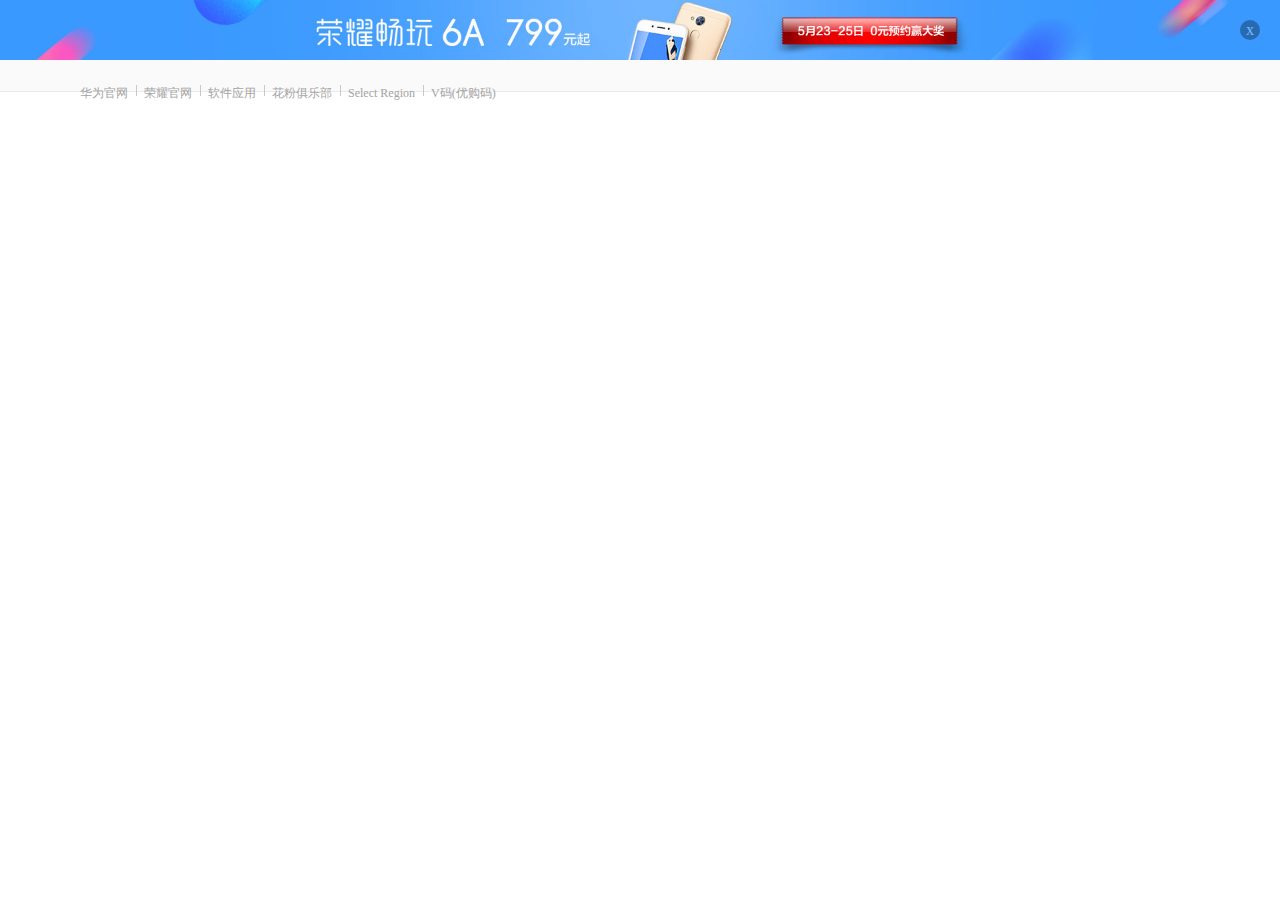
<file: index.html>
<!DOCTYPE html>
<html>
	<head>
		<meta charset="utf-8" />
		<title>华为商城</title>
		<script src="jquery-1.11.0.js" type="text/javascript" charset="utf-8"></script>
		<link rel="stylesheet" type="text/css" href="css/index.css"/>
		<link rel="icon" href="img/title_logo.jpg" type="image/x-icon">
		<script src="js/index.js" type="text/javascript" charset="utf-8"></script>
	</head>
	<body>
		<!--
        	作者：302701088@qq.com
        	时间：2017-05-24
        	描述：广告部分
        -->
        <div id="ad">
        	<a href="https://www.vmall.com/product/659208669.html#663626709"><img src="img/advertisment.jpg" / title="荣耀畅玩6A"></a>
        	<span>x</span>
        </div>
        <!--
        	作者：302701088@qq.com
        	时间：2017-05-24
        	描述：top部分
        -->
        <div id="top">
        	<div class="top-con">
        		<div class="tc-left">
        			<ul>
        				<li><a href="http://consumer.huawei.com/cn/" target="_blank">华为官网</a></li>
        				<li><a href="http://consumer.huawei.com/cn/" target="_blank">荣耀官网</a></li>
        				<li><a href="http://consumer.huawei.com/cn/" target="_blank">软件应用</a></li>
        				<li><a href="http://consumer.huawei.com/cn/" target="_blank">花粉俱乐部</a></li>
        				<li><a href="http://consumer.huawei.com/cn/" target="_blank">Select Region</a></li>
        				<li><a href="http://consumer.huawei.com/cn/" target="_blank">V码(优购码)</a></li>
        			</ul>
        		</div>
        		<div class="tc-right"></div>
        	</div>
        </div>
	</body>
</html>
</file>
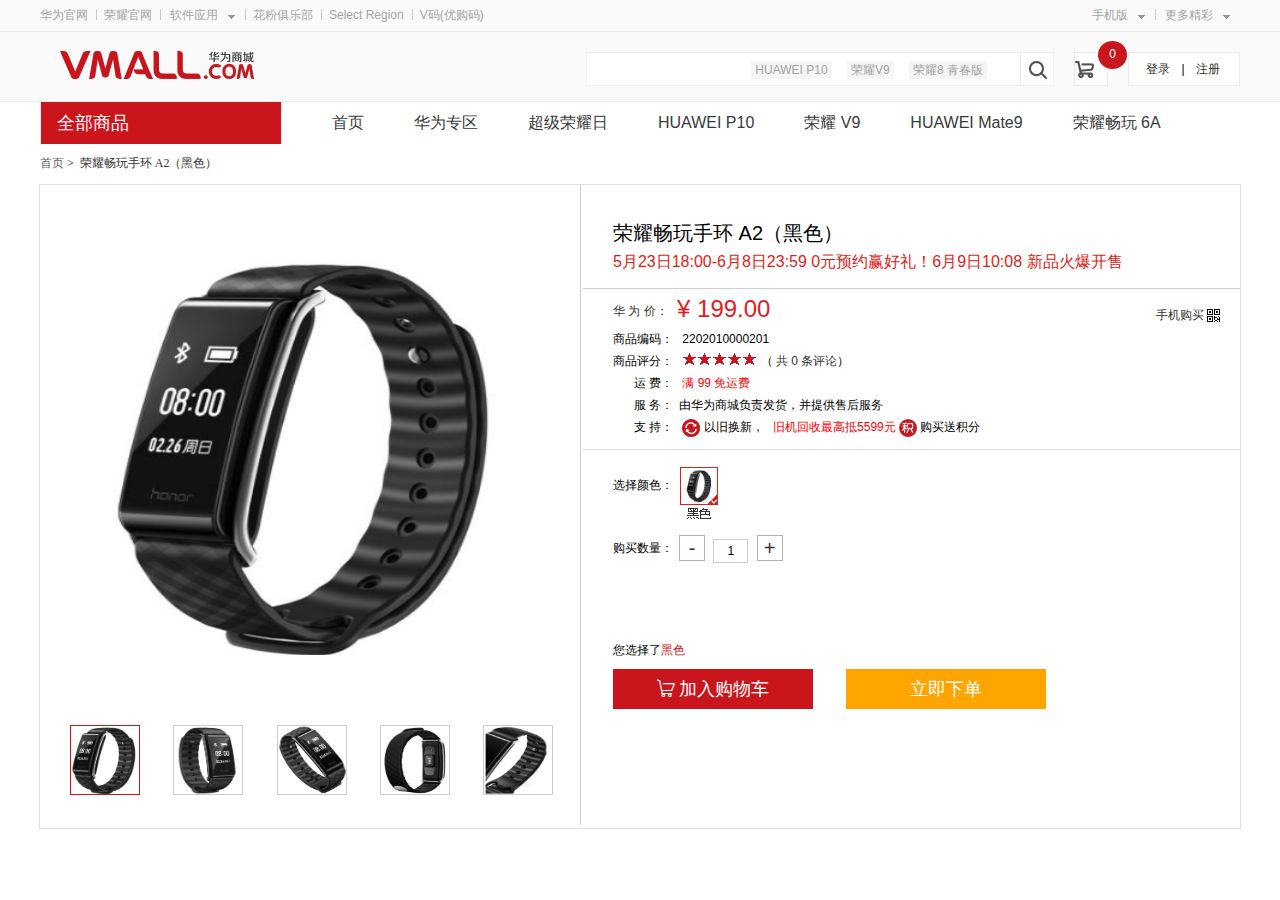
<file: detail.html>
<!DOCTYPE html>
<html>

	<head>
		<meta charset="UTF-8">
		<title>【荣耀畅玩手环 A2】_华为商城</title>
		<script type="text/javascript" src="jquery-1.11.0.js"></script>
		<script src="js/detail.js" type="text/javascript" charset="utf-8"></script>
		<link rel="icon" href="img/title_logo.jpg" type="image/x-icon">
		<link rel="stylesheet" type="text/css" href="css/detail.css" />
	</head>

	<body>
		<!--
        	作者：302701088@qq.com
        	时间：2017-05-24
        	描述：top部分
        -->
		<div id="top">
			<div class="top-con">
				<div class="tc-left">
					<ul>
						<li>
							<a href="http://consumer.huawei.com/cn/" target="_blank">华为官网</a>
						</li>
						<li>
							<a href="http://consumer.huawei.com/cn/" target="_blank">荣耀官网</a>
						</li>
						<li class="appsoft">
							<div class="a-top">
								<a href="http://consumer.huawei.com/cn/" target="_blank">软件应用</a>
								<span></span>
							</div>
							<div class="a-bottom">
								<p>
									<a href="http://consumer.huawei.com/cn/">EMUL</a>
								</p>
								<p>
									<a href="http://consumer.huawei.com/cn/">应用市场</a>
								</p>
								<p>
									<a href="http://consumer.huawei.com/cn/">云服务</a>
								</p>
								<p>
									<a href="http://consumer.huawei.com/cn/">开发者联盟</a>
								</p>
							</div>
						</li>
						<li>
							<a href="http://consumer.huawei.com/cn/" target="_blank">花粉俱乐部</a>
						</li>
						<li>
							<a href="http://consumer.huawei.com/cn/" target="_blank">Select Region</a>
						</li>
						<li>
							<a href="http://consumer.huawei.com/cn/" target="_blank">V码(优购码)</a>
						</li>
					</ul>
				</div>
				<div class="tc-right">
					<ul>
						<li class="phone_code">
							<div class="p-top">
								<a href="">手机版</a>
								<span></span>
							</div>
							<div class="p-bottom">
								<div style="border-bottom: 1px solid #eaeaea;" class="qrcode">
									<div class="q-left">
										<img src="img/qrcode.png" />
									</div>
									<div class="q-right">
										<p>手机版</p>
										<a href="https://www.vmall.com/appdownload">专享无线优惠</a>
									</div>
								</div>
								<div class="qrcode">
									<div class="q-left">
										<img src="img/qrcode1.png" />
									</div>
									<div class="q-right">
										<p>微信公众号</p>
										<a href="https://www.vmall.com/appdownload">微信扫码关注我们</a>
									</div>
								</div>
							</div>
						</li>
						<li class="more_info">
							<div class="m-top">
								<a href="">更多精彩</a>
								<span></span>
							</div>
							<div class="m-bottom">
								<p>
									<a href="http://consumer.huawei.com/cn/">帮助中心</a>
								</p>
								<p>
									<a href="http://consumer.huawei.com/cn/">数字音乐</a>
								</p>
								<p>
									<a href="http://consumer.huawei.com/cn/">爱旅</a>
								</p>
								<p>
									<a href="http://consumer.huawei.com/cn/">PC软件</a>
								</p>
							</div>
						</li>
					</ul>
				</div>
			</div>
		</div>
		<!--
        	作者：302701088@qq.com
        	时间：2017-05-24
        	描述：header部分
        -->
		<div id="header">
			<div class="h-con">
				<div class="logo">
					<a href="" title="Vmall.com—华为商城">
						<img src="img/logo.png" alt="Vmall.com—华为商城" />
					</a>
				</div>
				<div class="hc-login">
					<div class="hc-login-a">
						<a href="login.html">登录</a>
						<span>|</span>
						<a href="register.html">注册</a>
					</div>
				</div>
				<div class="cart-box">
					<div class="cart">
						<a href="cart.html">
							<span></span>
							<i class="cart-num">0</i>
						</a>
					</div>
					<div class="cart-hide">
						<!--<img src="img/cart.png" />
						<p>您的购物车是空的，赶紧选购吧！</p>-->
					</div>
				</div>
				<div class="search-form">
					<form action="" method="post">
						<input type="text" class="text" />
						<input type="button" class="btn" />
					</form>
					<div class="keyword">
						<a href="">HUAWEI P10</a>
						<a href="">荣耀V9</a>
						<a href="">荣耀8 青春版</a>
					</div>
				</div>
			</div>
		</div>
		<!--
        	作者：302701088@qq.com
        	时间：2017-05-24
        	描述：nav部分
        -->
		<div id="nav">
			<div id="nav-con">
				<ul class="nav-list">
					<li>
						<a href="index.html">首页</a>
					</li>
					<li>
						<a href="https://www.vmall.com/huawei">华为专区</a>
					</li>
					<li>
						<a href="https://sale.vmall.com/cjryr525.html">超级荣耀日</a>
					</li>
					<li>
						<a href="https://sale.vmall.com/p10.html">HUAWEI P10</a>
					</li>
					<li>
						<a href="https://www.vmall.com/product/738677717.html">荣耀 V9</a>
					</li>
					<li>
						<a href="https://sale.vmall.com/huaweimate9xiliezc.html">HUAWEI Mate9</a>
					</li>
					<li>
						<a href="https://mm.vmall.com/rycw6a.html">荣耀畅玩 6A</a>
					</li>
				</ul>
				<div class="nav-product">
					<h2>全部商品</h2>
					<ul class="product-list" style="display: none;">
						<li>
							<div>
								<h3><a>手机</a></h3>
								<a>荣耀</a>
								<a>HUAWEI P 系列</a>
								<span></span>
							</div>
						</li>
						<li>
							<div>
								<h3><a>笔记本&平板</a></h3>
								<a>平板电脑</a>
								<a>笔记本电脑</a>
								<span></span>
							</div>
						</li>
						<li>
							<div>
								<h3><a>穿戴</a></h3>
								<a>手环</a>
								<a>手表</a>
								<span></span>
							</div>
						</li>
						<li>
							<div>
								<h3><a>智能家居</a></h3>
								<a>子母路由</a>
								<a>电视盒子</a>
								<a>路由器</a>
								<span></span>
							</div>
						</li>
						<li>
							<div>
								<h3><a>通用配件</a></h3>
								<a>移动电源</a>
								<a>耳机</a>
								<a>音箱</a>
								<span></span>
							</div>
						</li>
						<li>
							<div>
								<h3><a>专属配件</a></h3>
								<a>保护壳</a>
								<a>保护套</a>
								<a>贴膜</a>
								<span></span>
							</div>
						</li>
						<!-- 隐藏列表1  -->
						<div class="list-hide" id="list-hide0">
							<div class="lh-title">
								<a>
									<span>浏览手机频道</span>
									<span style="float: right;">></span>
								</a>
							</div>
							<ul class="lh-name">
								<li>
									<a>荣耀</a>
								</li>
								<li>
									<a>HUAWEI P系列</a>
								</li>
								<li>
									<a>畅玩</a>
								</li>
								<li>
									<a>HUAWEI MATE系列</a>
								</li>
								<li>
									<a>HUAWEI nova系列</a>
								</li>
								<li>
									<a>华为 G系列</a>
								</li>
								<li>
									<a>华为畅享系列</a>
								</li>
								<li>
									<a>合约机</a>
								</li>
							</ul>
							<div class="lh-img">
								<ul>
									<li>
										<img src="img/banner_phones/banner_phones1.jpg" />
										<h3>HUAWEI P10</h3>
										<p>￥4288</p>
									</li>
									<li>
										<img src="img/banner_phones/banner_phones2.jpg" />
										<h3>荣耀8青春版</h3>
										<p>￥1099</p>
									</li>
									<li>
										<img src="img/banner_phones/banner_phones3.jpg" />
										<h3>HUAWEI Mate 9</h3>
										<p>￥3899</p>
									</li>
									<li style="border-right: none;">
										<img src="img/banner_phones/banner_phones4.jpg" />
										<h3>荣耀V9</h3>
										<p>￥2599</p>
									</li>
								</ul>
							</div>
						</div>
						<!-- 隐藏列表2  -->
						<div class="list-hide" id="list-hide1">
							<div class="lh-title">
								<a>
									<span>浏览笔记本&平板频道</span>
									<span style="float: right;">></span>
								</a>
							</div>
							<ul class="lh-name">
								<li>
									<a>平板电脑</a>
								</li>
								<li>
									<a>笔记本电脑</a>
								</li>
							</ul>
							<div class="lh-img">
								<ul>
									<li>
										<img src="img/banner_pads/banner_pads1.jpg" />
										<h3>荣耀平板2</h3>
										<p>￥998</p>
									</li>
									<li>
										<img src="img/banner_pads/banner_pads2.jpg" />
										<h3>华为平板 M3</h3>
										<p>￥1888</p>
									</li>
									<li>
										<img src="img/banner_pads/banner_pads3.jpg" />
										<h3>荣耀畅玩平板note</h3>
										<p>￥999</p>
									</li>
									<li style="border-right: none;">
										<img src="img/banner_pads/banner_pads4.jpg" />
										<h3>HUAWEI<br/>MateBook</h3>
										<p>￥4488</p>
									</li>
								</ul>
							</div>
						</div>
						<!-- 隐藏列表3  -->
						<div class="list-hide" id="list-hide2">
							<div class="lh-title">
								<a>
									<span>浏览穿戴频道</span>
									<span style="float: right;">></span>
								</a>
							</div>
							<ul class="lh-name">
								<li>
									<a>手环</a>
								</li>
								<li>
									<a>手表</a>
								</li>
							</ul>
							<div class="lh-img">
								<ul>
									<li>
										<img src="img/banner_wears/banner_wears1.jpg" />
										<h3>HUAWEI WATCH 2</h3>
										<p>￥1988</p>
									</li>
									<li>
										<img src="img/banner_wears/banner_wears2.jpg" />
										<h3>荣耀手表S1</h3>
										<p>￥599</p>
									</li>
									<li>
										<img src="img/banner_wears/banner_wears3.jpg" />
										<h3>华为手环 B3</h3>
										<p>￥999</p>
									</li>
									<li style="border-right: none;">
										<img src="img/banner_wears/banner_wears4.jpg" />
										<h3>荣耀手环 zero</h3>
										<p>￥299</p>
									</li>
								</ul>
							</div>
						</div>
						<!-- 隐藏列表4  -->
						<div class="list-hide" id="list-hide3">
							<div class="lh-title">
								<a>
									<span>浏览智能家居频道</span>
									<span style="float: right;">></span>
								</a>
							</div>
							<ul class="lh-name">
								<li>
									<a>子母路由</a>
								</li>
								<li>
									<a>电视盒子</a>
								</li>
								<li>
									<a>路由器</a>
								</li>
								<li>
									<a>电力猫</a>
								</li>
								<li>
									<a>随行WiFi</a>
								</li>
								<li>
									<a>HUAWEI HiLink生态产品</a>
								</li>
							</ul>
							<div class="lh-img">
								<ul>
									<li>
										<img src="img/banner_homes/banner_homes1.jpg" />
										<h3>华为路由 Q1</h3>
										<p>￥599</p>
									</li>
									<li>
										<img src="img/banner_homes/banner_homes2.jpg" />
										<h3>荣耀盒子Pro</h3>
										<p>￥439</p>
									</li>
									<li>
										<img src="img/banner_homes/banner_homes3.jpg" />
										<h3>华为路由A1 Lite</h3>
										<p>￥169</p>
									</li>
									<li style="border-right: none;">
										<img src="img/banner_homes/banner_homes4.jpg" />
										<h3>荣耀路由Pro</h3>
										<p>￥315</p>
									</li>
								</ul>
							</div>
						</div>
						<!-- 隐藏列表5  -->
						<div class="list-hide" id="list-hide4">
							<div class="lh-title">
								<a>
									<span>浏览通用配件频道</span>
									<span style="float: right;">></span>
								</a>
							</div>
							<ul class="lh-name">
								<li>
									<a>移动电源</a>
								</li>
								<li>
									<a>耳机</a>
								</li>
								<li>
									<a>音箱</a>
								</li>
								<li>
									<a>自拍杆/支架</a>
								</li>
								<li>
									<a>充电器/线材</a>
								</li>
								<li>
									<a>U盘/存储卡</a>
								</li>
								<li>
									<a>排插</a>
								</li>
								<li>
									<a>摄像机/镜头</a>
								</li>
								<li>
									<a>智能硬件</a>
								</li>
								<li>
									<a>生活周边</a>
								</li>
							</ul>
							<div class="lh-img">
								<ul>
									<li>
										<img src="img/1.jpg" />
										<h3>H华为10000mAh移动电源 充电宝</h3>
										<p>￥199</p>
									</li>
									<li>
										<img src="img/2.jpg" />
										<h3>荣耀运动蓝牙耳机</h3>
										<p>￥299</p>
									</li>
									<li>
										<img src="img/3.jpg" />
										<h3>(热门配件)荣耀三脚架自拍杆无线版</h3>
										<p>￥119</p>
									</li>
									<li style="border-right: none;">
										<img src="img/4.jpg" />
										<h3>闪迪 高速TF存储卡</h3>
										<p>￥90</p>
									</li>
								</ul>
							</div>
						</div>
						<!-- 隐藏列表6  -->
						<div class="list-hide" id="list-hide5">
							<div class="lh-title">
								<a>
									<span>浏览专属配件频道</span>
									<span style="float: right;">></span>
								</a>
							</div>
							<ul class="lh-name">
								<li>
									<a>保护壳</a>
								</li>
								<li>
									<a>保护套</a>
								</li>
								<li>
									<a>贴膜</a>
								</li>
								<li>
									<a>盒子专属配件</a>
								</li>
								<li>
									<a>表带</a>
								</li>
							</ul>
							<div class="lh-img">
								<ul>
									<li>
										<img src="img/banner_specials/banner_specials1.jpg" />
										<h3>HUAWEI VR</h3>
										<p>￥599</p>
									</li>
									<li>
										<img src="img/banner_specials/banner_specials2.jpg" />
										<h3>荣耀VR全景相机</h3>
										<p>￥699</p>
									</li>
									<li>
										<img src="img/banner_specials/banner_specials3.jpg" />
										<h3>荣耀畅玩6X 翻盖保护盘皮套</h3>
										<p>￥129</p>
									</li>
									<li style="border-right: none;">
										<img src="img/banner_specials/banner_specials4.jpg" />
										<h3>HUAWEI Mate 9 皮套</h3>
										<p>￥229</p>
									</li>
								</ul>
							</div>
						</div>
					</ul>
				</div>
			</div>
		</div>
		<div class="breadnav">
			<a href="index.html" title="首页">首页</a>&nbsp;>&nbsp;
			<span class="title">荣耀畅玩手环 A2（黑色）</span>
		</div>
		<!--
        	作者：302701088@qq.com
        	时间：2017-06-01
        	描述：放大镜区域
        -->
		<div class="main">
			<div class="main-right">
				<h1 class="product-name">荣耀畅玩手环 A2（黑色）</h1>
				<span class="title">5月23日18:00-6月8日23:59 0元预约赢好礼！6月9日10:08 新品火爆开售</span>
				<div class="price">
					<span>
        				<label>华 为  价：</label>
        				<b>¥ 199.00</b>
        			</span>
					<div class="code">
						<span>手机购买</span> <i></i>
						<img src="img/QQ截图20170601101212.png" />
					</div>
				</div>
				<div class="product-code">
					<label>商品编码：</label>
					<span>2202010000201</span>
				</div>
				<div class="product-comment">
					<label>商品评分：</label>
					<span></span> （
					<a title="共 0 条评论">共 0 条评论</a>）
				</div>
				<div class="deliver">
					<label>运      费：</label>
					<span>满 99 免运费</span>
				</div>
				<div class="product-service">
					<label>服      务：</label>由华为商城负责发货，并提供售后服务
				</div>
				<div class="product-support">
					<label>支      持：</label>
					<div class="old-new">
						<s></s>
						<span>
        					<label>以旧换新，</label>
        					<a style="color: red;">旧机回收最高抵5599元</a>
        				</span>
					</div>
					<div class="points">
						<s></s>
						<span>购买送积分</span>
					</div>
				</div>
				<div class="line"></div>
				<div class="product-select">
					<dl>
						<dt>选择颜色：</dt>
						<dd><img src="img/QQ截图20170601120132.png" /></dd>
					</dl>
				</div>
				<div class="product-purchase">
					<dl>
						<dt>购买数量：</dt>
						<dd>
							<a href="javascript:;" class="sub" title="减">-</a>
							<input type="text" value="1" class="content" />
							<a href="javascript:;" class="add" title="加">+</a>
						</dd>
					</dl>
				</div>
				<p>您选择了<span style="color: #CA141D;">黑色</span></p>
				<a title="加入购物车" class="add-cart">&#xe6c6;&nbsp;加入购物车</a>
				<a title="立即下单" class="purchase">立即下单</a>

			</div>
			<div id="main-left">
				<div id="right-box">
					<img src="img/glass/1.png" id="big-img" />
				</div>
				<div id="top-box">
					<img src="img/glass/1.png" id="middle-img" />
					<div id="shadow"></div>
				</div>
				<div id="bottom-box">
					<img src="img/glass/1.png" class="active" />
					<img src="img/glass/2.png" />
					<img src="img/glass/3.png" />
					<img src="img/glass/4.png" />
					<img src="img/glass/5.png" />
				</div>
			</div>
		</div>
		<script type="text/javascript">
			function getCookie(name) {
				var strCookie = document.cookie;
				var arrCookie = strCookie.split("; ");
				for(var i in arrCookie) {
					arr = arrCookie[i].split("=");
					if(name == arr[0]) {
						return arr[1];
					}
				}
			}

			function setCookie(name, val, day) {
				var oDate = new Date();
				oDate.setDate(oDate.getDate() + 10);
				document.cookie = name + "=" + val + ";expires=" + oDate;
			}

			function removeCookie(name) {
				setCookie(name, 1, -1);
			}
			//后台返回的数据，这些数据在数据库中存放
			var data = {
				"10001": {
					"id": "10001",
					"title": "HUAWEI Mate 9 保时捷设计 6GB+256GB 全网通版（曜石黑）",
					"price": "8999",
					"imgUrl": "img/phones/1489241671451.png"
				},
				"10002": {
					"id": "10002",
					"title": "HUAWEI nova 青春版4GB+64GB 全网通版（樱语粉）",
					"price": "1999",
					"imgUrl": "img/phones/428_428_1493110604858mp.jpg"
				},
				"10003": {
					"id": "10003",
					"title": "HUAWEI nova 活跃版 4GB+64GB 全网通版 （玫瑰金）",
					"price": "2199",
					"imgUrl": "img/phones/428_428_1477358143069mp.jpg"
				},
				"10004": {
					"id": "10004",
					"title": "HUAWEI Mate 9 Pro 4GB+64GB 全网通版（琥珀金）",
					"price": "4699",
					"imgUrl": "img/phones/428_428_1480922774554mp.jpg"
				},
				"10005": {
					"id": "10005",
					"title": "【99元订金】HUAWEI nova 2 Plus 4GB+128GB 全网通版（曜石黑）",
					"price": "2899",
					"imgUrl": "img/phones/428_428_1495679157972mp.jpg"
				},
				"10006": {
					"id": "10006",
					"title": "HUAWEI nova 2 Plus 4GB+128GB 全网通版（极光蓝）",
					"price": "2899",
					"imgUrl": "img/phones/428_428_1495436573360mp.jpg"
				},
				"10007": {
					"id": "10007",
					"title": "【99元订金】HUAWEI nova 2 4GB+64GB 全网通版（玫瑰金）",
					"price": "2499",
					"imgUrl": "img/phones/428_428_1495678886037mp.jpg"
				},
				"10008": {
					"id": "10008",
					"title": "HUAWEI P10 Plus 6GB+64GB 全网通版（曜石黑）",
					"price": "4388",
					"imgUrl": "img/phones/428_428_1481881191127mp.jpg"
				}
			};
			window.onload = function() {
				var strSearch = location.search;
				var arrSearch = strSearch.split("=");
				var id = arrSearch[1];
				var oMain = document.getElementsByClassName("main")[0];
				var oTitle = oMain.getElementsByClassName("product-name")[0];
				var oPrice = oMain.getElementsByTagName("b")[0];
				var oImg = document.getElementById("middle-img");
				var oImg1 = document.getElementById("big-img");
				var aImg = document.getElementById("bottom-box").getElementsByTagName("img");
				var oCart = document.getElementsByClassName("add-cart")[0];
				oCart.setAttribute("data-id", data[id].id);
				oTitle.innerHTML = data[id].title;
				oPrice.innerHTML = data[id].price;
				oImg.src = data[id].imgUrl;
				oImg1.src = data[id].imgUrl;
				for(var i in aImg) {
					aImg[i].src = data[id].imgUrl;
				}

				var oContent = document.getElementsByClassName("content")[0];
				var val = document.getElementsByClassName("content")[0].value;
				var add = document.getElementsByClassName("add")[0];
				var sub = document.getElementsByClassName("sub")[0];
				add.onclick = function() {
					val++;
					oContent.value = val;
					//console.log(val);
				}
				sub.onclick = function() {
					val--;
					if(val <= 1) {
						val = 1;
					}
					oContent.value = val;
				}

				var str = getCookie("cart");
				var obj = str ? JSON.parse(str) : {}; //用来存商品ID（attr）和添加的数量（value）
				var sum = 0;
				for(var i in obj) {
					sum += obj[i];
				}
				var oNum = document.getElementsByClassName("cart-num")[0];
				oNum.innerHTML = sum;
				for(var id in obj) {
					var oCart_hide = document.getElementsByClassName("cart-hide")[0];
					var oDiv = document.createElement("div");
					var str = "<img src='" + data[id].imgUrl + "'/><h4>" + data[id].title + "</h4><span>￥" + data[id].price + "<b>X" + obj[id] + "</b></span><a class='closebtn'>X</a>"
					oDiv.innerHTML = str;
					oCart_hide.appendChild(oDiv);
				}
				var oCart_hide = document.getElementsByClassName("cart-hide")[0];
				var oP = document.createElement("p");
				var oDiv = document.createElement("div");
				var str = "<img src='" + data[id].imgUrl + "'/><h4>" + data[id].title + "</h4><span>￥" + data[id].price + "<b>X" + obj[id] + "</b></span><a class='closebtn'>X</a>"
				oDiv.innerHTML = str;
				oCart_hide.appendChild(oDiv);
				var aDiv = oCart.getElementsByTagName("div");
				oCart_hide.insertBefore(oDiv, aDiv[0]);
				var total = 0;
				for(var id in obj) {
					total += data[id].price * obj[id];
				}
				var str1 = "共<span>" + oNum.innerHTML + "</span>件商品，金额合计<span>" + total + "</span><a>去结算</a>";
				oP.innerHTML = str1;
				oCart_hide.appendChild(oP);
				oCart_hide.insertBefore(oDiv, oP);
				oCart.onclick = function() {
					var id = this.getAttribute("data-id");
					var i = Number(val) + obj[id];
					obj[id] = obj[id] ? i : 1;

					//存cookie
					var objToStr = JSON.stringify(obj);
					setCookie("cart", objToStr, 7);
					var str1 = getCookie("cart");
					var obj1 = str1 ? JSON.parse(str1) : {}; //用来存商品ID（attr）和添加的数量（value）
					var sum1 = 0;
					for(var i in obj1) {
						sum1 += obj1[i];
					}
					oNum.innerHTML = sum1;
					var oDiv = document.createElement("div");
					var str = "<img src='" + data[id].imgUrl + "'/><h4>" + data[id].title + "</h4><span>￥" + data[id].price + "<b>X" + obj[id] + "</b></span><a class='closebtn'>X</a>"
					oDiv.innerHTML = str;
					oCart_hide.appendChild(oDiv);
					var aDiv = oCart_hide.getElementsByTagName("div");
					oCart_hide.insertBefore(oDiv, aDiv[0]);
					var total = 0;
					for(var id in obj) {
						total += data[id].price * obj[id];
					}
					var str1 = "共<span>" + oNum.innerHTML + "</span>件商品，金额合计<span>" + total + "</span><a>去结算</a>";
					oP.innerHTML = str1;
					oCart_hide.appendChild(oP);

					//reload();

					//oCart_hide.insertBefore(oDiv, oP);
					//var aDiv = oCart.getElementsByTagName("div");
					//oCart_hide.insertBefore(oDiv, aDiv[0]);
				}
				//				function reload() {
				//						var str = getCookie("cart");
				//						var obj = str ? JSON.parse(str) : {};
				//						for(var id in obj) {
				//							var oCart_hide = document.getElementsByClassName("cart-hide")[0];
				//							var oDiv = document.createElement("div");
				//							var str = "<img src='" + data[id].imgUrl + "'/><h4>" + data[id].title + "</h4><span>￥" + data[id].price + "<b>X" + obj[id] + "</b></span><a class='closebtn'>X</a>"
				//							oDiv.innerHTML = str;
				//							oCart_hide.appendChild(oDiv);
				//							console.log("aa");
				//						}
				//					}
				var oInput = document.getElementsByClassName("text")[0],
					oKeyword = document.getElementsByClassName("keyword")[0];
				oInput.onfocus = function() {
					oKeyword.style.display = "none";
				}
				oInput.onblur = function() {
					oKeyword.style.display = "block";
				}
			}
		</script>
	</body>

</html>
</file>
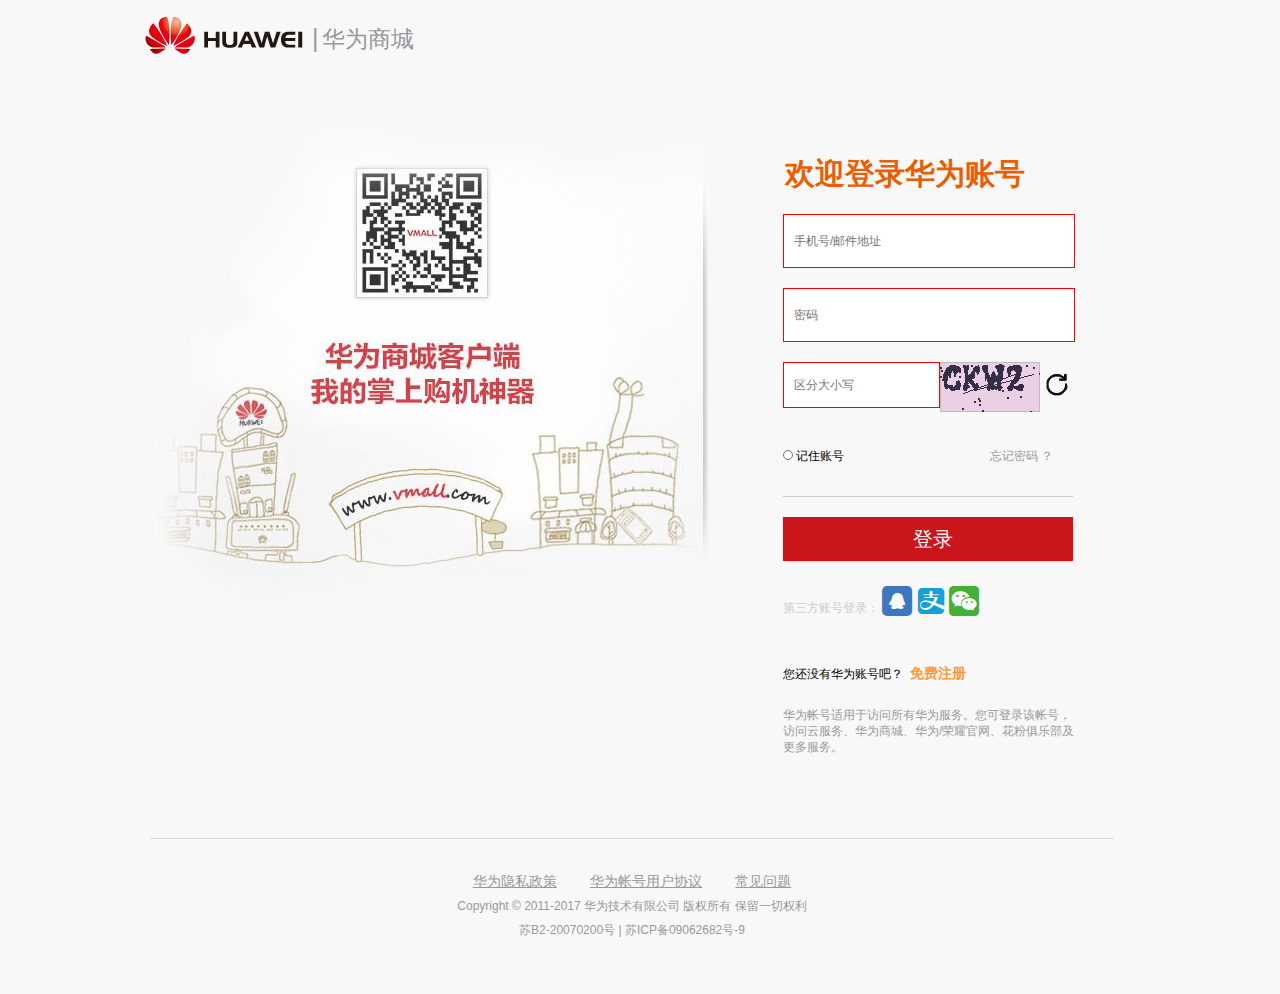
<file: login.html>
<!DOCTYPE html>
<html>

	<head>
		<meta charset="UTF-8">
		<title>登录</title>
		<script type="text/javascript" src="jquery-1.11.0.js" ></script>
		<link rel="icon" href="img/title_logo.jpg" type="image/x-icon">
		<link rel="stylesheet" href="css/login.css" />
		<script type="text/javascript" src="js/login.js" ></script>
	</head>

	<body>
		<div class="login-con">
			<div class="header">
				<div class="header-con">
					<div class="logo">
						<img src="img/huaweiLogo.png" />
					</div>
					<b class="line">|</b>
					<b>华为商城</b>
				</div>
			</div>
			<div class="header-center">
				<div class="hc-left"></div>
				<div class="hc-right">
					<div class="title">
						<h3>欢迎登录华为账号</h3>
					</div>
					<div class="login">
						<div class="login-con">
							<form name="login" id="login" action="post">
								<input type="text" placeholder="手机号/邮件地址" name="username" />
								<span class="zh">！请输入账号</span>
								<input type="password" placeholder="密码" name="password" />
								<span class="psw">！请输入密码</span>
								<div class="code">
									<input type="text" placeholder="区分大小写" />
									<span class="codewrong">！验证码错误</span>
									<img src="img/authCodeImage.png" />
									<img src="img/chg_image.png" />
								</div>
								<div class="tips">
									<div><input class="radio" type="radio" />&nbsp;记住账号</div>
									<a href="">忘记密码 ？</a>
								</div>
								<input class="btn" type="button" value="登录" />
								<span class="wrong">!用户名或密码错误</span>
							</form>
							<p class="links">
								<span>第三方账号登录：</span>
								<span title="QQ" class="pic">&#xe6d3;</span>
								<span title="支付宝" class="pic">&#xe624;</span>
								<span title="微信" class="pic">&#xe608;</span>
							</p>
							<p class="register">
								您还没有华为账号吧？&nbsp;
								<a href="register.html" title="免费注册">免费注册</a>
							</p>
							<p class="account">
								华为帐号适用于访问所有华为服务。您可登录该帐号，访问云服务、华为商城、华为/荣耀官网、花粉俱乐部及更多服务。
							</p>
						</div>
					</div>
				</div>
			</div>
		</div>
		<div class="footer">
			<div class="footer-con">
				<p>
					<a href="">华为隐私政策</a>
					<a href="">华为帐号用户协议</a>
					<a href="">常见问题</a>
				</p>
				<p>Copyright © 2011-2017    华为技术有限公司   版权所有   保留一切权利</p>
				<p>苏B2-20070200号           |           苏ICP备09062682号-9</p>
			</div>
		</div>
		<script type="text/javascript">
			$(function() {
				var $aInput = $("#login").find("input:not(:last)");
				$(".btn").on("click", function() {
					if($aInput.eq(0).val().length == 0){
						alert("用户名不能为空!");
						return;
					}
					if($aInput.eq(2).val()==""){
						$("span").eq(2).show();
					}
					if($aInput.eq(2).val()=="ckw2"){
						$.post("http://127.0.0.1/VMall/login.php", { "username": $aInput.eq(0).val(), "password": $aInput.eq(1).val() }, function(data) {
						if(data == 1) {
							$(".wrong").show();
						} else {
							alert("登录成功!");
							location.href = "index.html";
						}
					})
					}	
				})

			})
		</script>
	</body>

</html>
</file>
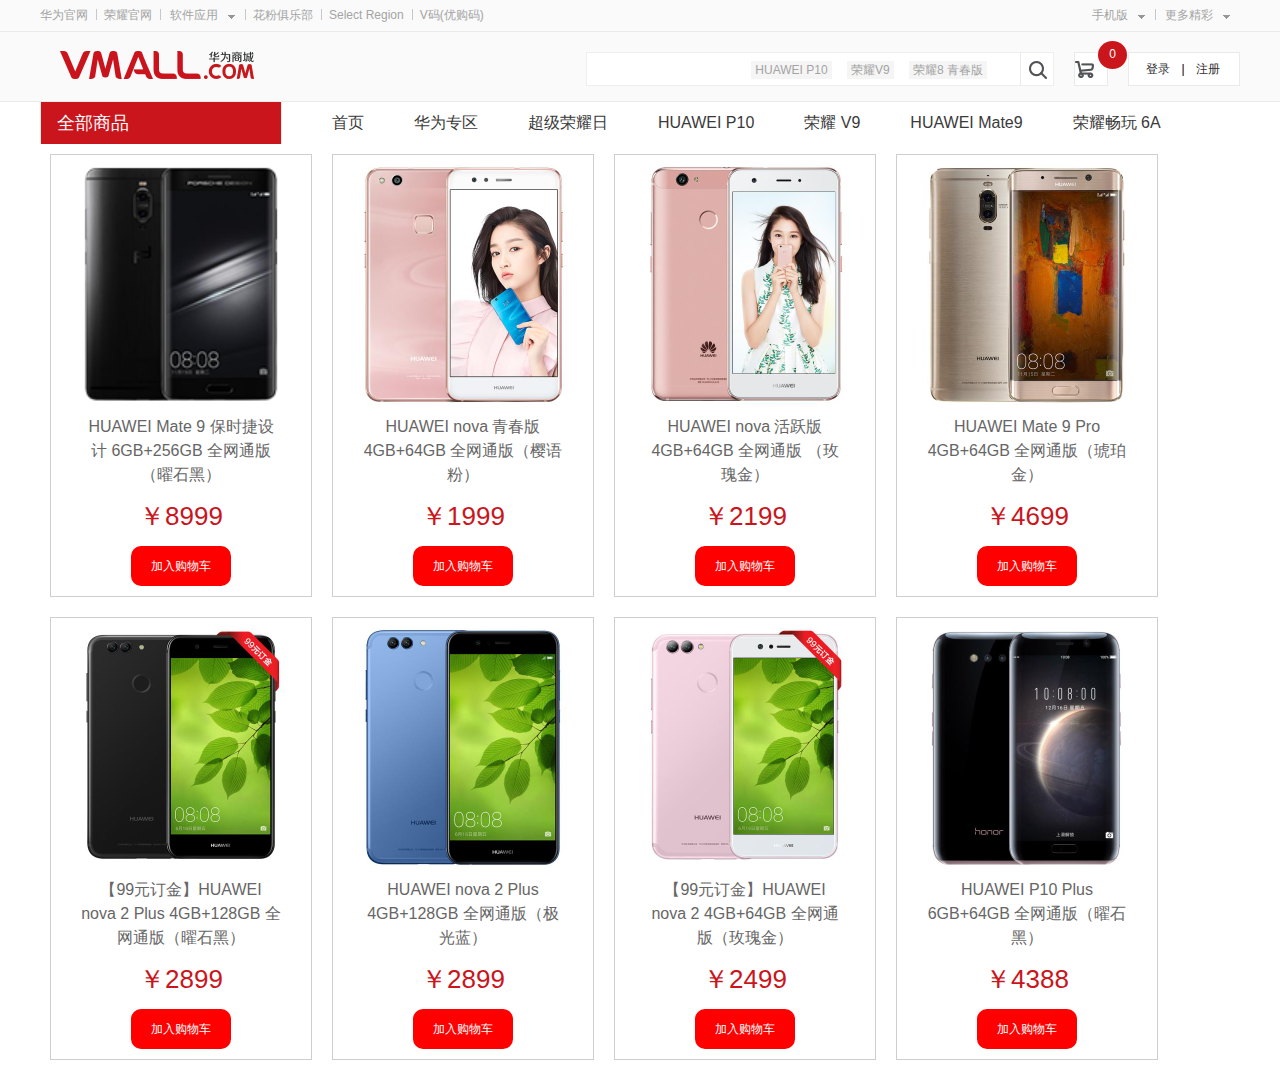
<file: productlist.html>
<!DOCTYPE html>
<html>

	<head>
		<meta charset="UTF-8">
		<title>商品列表</title>
		<script src="jquery-1.11.0.js" type="text/javascript" charset="utf-8"></script>
		<link rel="icon" href="img/title_logo.jpg" type="image/x-icon">
		<link rel="stylesheet" href="css/productlist.css" />
		<script src="js/productlist.js" type="text/javascript" charset="utf-8"></script>
	</head>

	<body>
		<!--
        	作者：302701088@qq.com
        	时间：2017-05-24
        	描述：top部分
        -->
		<div id="top">
			<div class="top-con">
				<div class="tc-left">
					<ul>
						<li>
							<a href="http://consumer.huawei.com/cn/" target="_blank">华为官网</a>
						</li>
						<li>
							<a href="http://consumer.huawei.com/cn/" target="_blank">荣耀官网</a>
						</li>
						<li class="appsoft">
							<div class="a-top">
								<a href="http://consumer.huawei.com/cn/" target="_blank">软件应用</a>
								<span></span>
							</div>
							<div class="a-bottom">
								<p>
									<a href="http://consumer.huawei.com/cn/">EMUL</a>
								</p>
								<p>
									<a href="http://consumer.huawei.com/cn/">应用市场</a>
								</p>
								<p>
									<a href="http://consumer.huawei.com/cn/">云服务</a>
								</p>
								<p>
									<a href="http://consumer.huawei.com/cn/">开发者联盟</a>
								</p>
							</div>
						</li>
						<li>
							<a href="http://consumer.huawei.com/cn/" target="_blank">花粉俱乐部</a>
						</li>
						<li>
							<a href="http://consumer.huawei.com/cn/" target="_blank">Select Region</a>
						</li>
						<li>
							<a href="http://consumer.huawei.com/cn/" target="_blank">V码(优购码)</a>
						</li>
					</ul>
				</div>
				<div class="tc-right">
					<ul>
						<li class="phone_code">
							<div class="p-top">
								<a href="">手机版</a>
								<span></span>
							</div>
							<div class="p-bottom">
								<div style="border-bottom: 1px solid #eaeaea;" class="qrcode">
									<div class="q-left">
										<img src="img/qrcode.png" />
									</div>
									<div class="q-right">
										<p>手机版</p>
										<a href="https://www.vmall.com/appdownload">专享无线优惠</a>
									</div>
								</div>
								<div class="qrcode">
									<div class="q-left">
										<img src="img/qrcode1.png" />
									</div>
									<div class="q-right">
										<p>微信公众号</p>
										<a href="https://www.vmall.com/appdownload">微信扫码关注我们</a>
									</div>
								</div>
							</div>
						</li>
						<li class="more_info">
							<div class="m-top">
								<a href="">更多精彩</a>
								<span></span>
							</div>
							<div class="m-bottom">
								<p>
									<a href="http://consumer.huawei.com/cn/">帮助中心</a>
								</p>
								<p>
									<a href="http://consumer.huawei.com/cn/">数字音乐</a>
								</p>
								<p>
									<a href="http://consumer.huawei.com/cn/">爱旅</a>
								</p>
								<p>
									<a href="http://consumer.huawei.com/cn/">PC软件</a>
								</p>
							</div>
						</li>
					</ul>
				</div>
			</div>
		</div>
		<!--
        	作者：302701088@qq.com
        	时间：2017-05-24
        	描述：header部分
        -->
		<div id="header">
			<div class="h-con">
				<div class="logo">
					<a href="" title="Vmall.com—华为商城">
						<img src="img/logo.png" alt="Vmall.com—华为商城" />
					</a>
				</div>
				<div class="hc-login">
					<div class="hc-login-a">
						<a href="login.html">登录</a>
						<span>|</span>
						<a href="register.html">注册</a>
					</div>
				</div>
				<div class="cart-box">
					<div class="cart">
						<a href="cart.html">
							<span></span>
							<i class="cart-num">0</i>
						</a>
					</div>
					<div class="cart-hide">
						<!--<img class="hide" src="img/cart.png" />
						<p class="hide">您的购物车是空的，赶紧选购吧！</p>-->
					</div>
				</div>
				<div class="search-form">
					<form action="" method="post">
						<input type="text" class="text" />
						<input type="button" class="btn" />
					</form>
					<div class="keyword">
						<a href="">HUAWEI P10</a>
						<a href="">荣耀V9</a>
						<a href="">荣耀8 青春版</a>
					</div>
				</div>
			</div>
		</div>
		<!--
        	作者：302701088@qq.com
        	时间：2017-05-24
        	描述：nav部分
        -->
		<div id="nav">
			<div id="nav-con">
				<ul class="nav-list">
					<li>
						<a href="index.html">首页</a>
					</li>
					<li>
						<a href="https://www.vmall.com/huawei">华为专区</a>
					</li>
					<li>
						<a href="https://sale.vmall.com/cjryr525.html">超级荣耀日</a>
					</li>
					<li>
						<a href="https://sale.vmall.com/p10.html">HUAWEI P10</a>
					</li>
					<li>
						<a href="https://www.vmall.com/product/738677717.html">荣耀 V9</a>
					</li>
					<li>
						<a href="https://sale.vmall.com/huaweimate9xiliezc.html">HUAWEI Mate9</a>
					</li>
					<li>
						<a href="https://mm.vmall.com/rycw6a.html">荣耀畅玩 6A</a>
					</li>
				</ul>
				<div class="nav-product">
					<h2>全部商品</h2>
					<ul class="product-list" style="display: none;">
						<li>
							<div>
								<h3><a>手机</a></h3>
								<a>荣耀</a>
								<a>HUAWEI P 系列</a>
								<span></span>
							</div>
						</li>
						<li>
							<div>
								<h3><a>笔记本&平板</a></h3>
								<a>平板电脑</a>
								<a>笔记本电脑</a>
								<span></span>
							</div>
						</li>
						<li>
							<div>
								<h3><a>穿戴</a></h3>
								<a>手环</a>
								<a>手表</a>
								<span></span>
							</div>
						</li>
						<li>
							<div>
								<h3><a>智能家居</a></h3>
								<a>子母路由</a>
								<a>电视盒子</a>
								<a>路由器</a>
								<span></span>
							</div>
						</li>
						<li>
							<div>
								<h3><a>通用配件</a></h3>
								<a>移动电源</a>
								<a>耳机</a>
								<a>音箱</a>
								<span></span>
							</div>
						</li>
						<li>
							<div>
								<h3><a>专属配件</a></h3>
								<a>保护壳</a>
								<a>保护套</a>
								<a>贴膜</a>
								<span></span>
							</div>
						</li>
						<!-- 隐藏列表1  -->
						<div class="list-hide" id="list-hide0">
							<div class="lh-title">
								<a>
									<span>浏览手机频道</span>
									<span style="float: right;">></span>
								</a>
							</div>
							<ul class="lh-name">
								<li>
									<a>荣耀</a>
								</li>
								<li>
									<a>HUAWEI P系列</a>
								</li>
								<li>
									<a>畅玩</a>
								</li>
								<li>
									<a>HUAWEI MATE系列</a>
								</li>
								<li>
									<a>HUAWEI nova系列</a>
								</li>
								<li>
									<a>华为 G系列</a>
								</li>
								<li>
									<a>华为畅享系列</a>
								</li>
								<li>
									<a>合约机</a>
								</li>
							</ul>
							<div class="lh-img">
								<ul>
									<li>
										<img src="img/banner_phones/banner_phones1.jpg" />
										<h3>HUAWEI P10</h3>
										<p>￥4288</p>
									</li>
									<li>
										<img src="img/banner_phones/banner_phones2.jpg" />
										<h3>荣耀8青春版</h3>
										<p>￥1099</p>
									</li>
									<li>
										<img src="img/banner_phones/banner_phones3.jpg" />
										<h3>HUAWEI Mate 9</h3>
										<p>￥3899</p>
									</li>
									<li style="border-right: none;">
										<img src="img/banner_phones/banner_phones4.jpg" />
										<h3>荣耀V9</h3>
										<p>￥2599</p>
									</li>
								</ul>
							</div>
						</div>
						<!-- 隐藏列表2  -->
						<div class="list-hide" id="list-hide1">
							<div class="lh-title">
								<a>
									<span>浏览笔记本&平板频道</span>
									<span style="float: right;">></span>
								</a>
							</div>
							<ul class="lh-name">
								<li>
									<a>平板电脑</a>
								</li>
								<li>
									<a>笔记本电脑</a>
								</li>
							</ul>
							<div class="lh-img">
								<ul>
									<li>
										<img src="img/banner_pads/banner_pads1.jpg" />
										<h3>荣耀平板2</h3>
										<p>￥998</p>
									</li>
									<li>
										<img src="img/banner_pads/banner_pads2.jpg" />
										<h3>华为平板 M3</h3>
										<p>￥1888</p>
									</li>
									<li>
										<img src="img/banner_pads/banner_pads3.jpg" />
										<h3>荣耀畅玩平板note</h3>
										<p>￥999</p>
									</li>
									<li style="border-right: none;">
										<img src="img/banner_pads/banner_pads4.jpg" />
										<h3>HUAWEI<br/>MateBook</h3>
										<p>￥4488</p>
									</li>
								</ul>
							</div>
						</div>
						<!-- 隐藏列表3  -->
						<div class="list-hide" id="list-hide2">
							<div class="lh-title">
								<a>
									<span>浏览穿戴频道</span>
									<span style="float: right;">></span>
								</a>
							</div>
							<ul class="lh-name">
								<li>
									<a>手环</a>
								</li>
								<li>
									<a>手表</a>
								</li>
							</ul>
							<div class="lh-img">
								<ul>
									<li>
										<img src="img/banner_wears/banner_wears1.jpg" />
										<h3>HUAWEI WATCH 2</h3>
										<p>￥1988</p>
									</li>
									<li>
										<img src="img/banner_wears/banner_wears2.jpg" />
										<h3>荣耀手表S1</h3>
										<p>￥599</p>
									</li>
									<li>
										<img src="img/banner_wears/banner_wears3.jpg" />
										<h3>华为手环 B3</h3>
										<p>￥999</p>
									</li>
									<li style="border-right: none;">
										<img src="img/banner_wears/banner_wears4.jpg" />
										<h3>荣耀手环 zero</h3>
										<p>￥299</p>
									</li>
								</ul>
							</div>
						</div>
						<!-- 隐藏列表4  -->
						<div class="list-hide" id="list-hide3">
							<div class="lh-title">
								<a>
									<span>浏览智能家居频道</span>
									<span style="float: right;">></span>
								</a>
							</div>
							<ul class="lh-name">
								<li>
									<a>子母路由</a>
								</li>
								<li>
									<a>电视盒子</a>
								</li>
								<li>
									<a>路由器</a>
								</li>
								<li>
									<a>电力猫</a>
								</li>
								<li>
									<a>随行WiFi</a>
								</li>
								<li>
									<a>HUAWEI HiLink生态产品</a>
								</li>
							</ul>
							<div class="lh-img">
								<ul>
									<li>
										<img src="img/banner_homes/banner_homes1.jpg" />
										<h3>华为路由 Q1</h3>
										<p>￥599</p>
									</li>
									<li>
										<img src="img/banner_homes/banner_homes2.jpg" />
										<h3>荣耀盒子Pro</h3>
										<p>￥439</p>
									</li>
									<li>
										<img src="img/banner_homes/banner_homes3.jpg" />
										<h3>华为路由A1 Lite</h3>
										<p>￥169</p>
									</li>
									<li style="border-right: none;">
										<img src="img/banner_homes/banner_homes4.jpg" />
										<h3>荣耀路由Pro</h3>
										<p>￥315</p>
									</li>
								</ul>
							</div>
						</div>
						<!-- 隐藏列表5  -->
						<div class="list-hide" id="list-hide4">
							<div class="lh-title">
								<a>
									<span>浏览通用配件频道</span>
									<span style="float: right;">></span>
								</a>
							</div>
							<ul class="lh-name">
								<li>
									<a>移动电源</a>
								</li>
								<li>
									<a>耳机</a>
								</li>
								<li>
									<a>音箱</a>
								</li>
								<li>
									<a>自拍杆/支架</a>
								</li>
								<li>
									<a>充电器/线材</a>
								</li>
								<li>
									<a>U盘/存储卡</a>
								</li>
								<li>
									<a>排插</a>
								</li>
								<li>
									<a>摄像机/镜头</a>
								</li>
								<li>
									<a>智能硬件</a>
								</li>
								<li>
									<a>生活周边</a>
								</li>
							</ul>
							<div class="lh-img">
								<ul>
									<li>
										<img src="img/1.jpg" />
										<h3>H华为10000mAh移动电源 充电宝</h3>
										<p>￥199</p>
									</li>
									<li>
										<img src="img/2.jpg" />
										<h3>荣耀运动蓝牙耳机</h3>
										<p>￥299</p>
									</li>
									<li>
										<img src="img/3.jpg" />
										<h3>(热门配件)荣耀三脚架自拍杆无线版</h3>
										<p>￥119</p>
									</li>
									<li style="border-right: none;">
										<img src="img/4.jpg" />
										<h3>闪迪 高速TF存储卡</h3>
										<p>￥90</p>
									</li>
								</ul>
							</div>
						</div>
						<!-- 隐藏列表6  -->
						<div class="list-hide" id="list-hide5">
							<div class="lh-title">
								<a>
									<span>浏览专属配件频道</span>
									<span style="float: right;">></span>
								</a>
							</div>
							<ul class="lh-name">
								<li>
									<a>保护壳</a>
								</li>
								<li>
									<a>保护套</a>
								</li>
								<li>
									<a>贴膜</a>
								</li>
								<li>
									<a>盒子专属配件</a>
								</li>
								<li>
									<a>表带</a>
								</li>
							</ul>
							<div class="lh-img">
								<ul>
									<li>
										<img src="img/banner_specials/banner_specials1.jpg" />
										<h3>HUAWEI VR</h3>
										<p>￥599</p>
									</li>
									<li>
										<img src="img/banner_specials/banner_specials2.jpg" />
										<h3>荣耀VR全景相机</h3>
										<p>￥699</p>
									</li>
									<li>
										<img src="img/banner_specials/banner_specials3.jpg" />
										<h3>荣耀畅玩6X 翻盖保护盘皮套</h3>
										<p>￥129</p>
									</li>
									<li style="border-right: none;">
										<img src="img/banner_specials/banner_specials4.jpg" />
										<h3>HUAWEI Mate 9 皮套</h3>
										<p>￥229</p>
									</li>
								</ul>
							</div>
						</div>
					</ul>
				</div>
			</div>
		</div>
		<div id="main-list">
			<ul id="lists">
			</ul>
		</div>
		<script type="text/javascript">
			function getCookie(name) {
				var strCookie = document.cookie;
				var arrCookie = strCookie.split("; ");
				for(var i in arrCookie) {
					arr = arrCookie[i].split("=");
					if(name == arr[0]) {
						return arr[1];
					}
				}
			}

			function setCookie(name, val, day) {
				var oDate = new Date();
				oDate.setDate(oDate.getDate() + 10);
				document.cookie = name + "=" + val + ";expires=" + oDate;
			}

			function removeCookie(name) {
				setCookie(name, 1, -1);
			}
			var oUl = document.getElementById("lists");
			var aLi = oUl.getElementsByTagName("li");
			var oNum = document.getElementsByClassName("cart-num")[0];
			var aBtn = document.getElementsByClassName("btn");
			//后台返回的数据，这些数据在数据库中存放
			var data = {
				"10001": {
					"id": "10001",
					"title": "HUAWEI Mate 9 保时捷设计 6GB+256GB 全网通版（曜石黑）",
					"price": "8999",
					"imgUrl": "img/phones/1489241671451.png"
				},
				"10002": {
					"id": "10002",
					"title": "HUAWEI nova 青春版4GB+64GB 全网通版（樱语粉）",
					"price": "1999",
					"imgUrl": "img/phones/428_428_1493110604858mp.jpg"
				},
				"10003": {
					"id": "10003",
					"title": "HUAWEI nova 活跃版 4GB+64GB 全网通版 （玫瑰金）",
					"price": "2199",
					"imgUrl": "img/phones/428_428_1477358143069mp.jpg"
				},
				"10004": {
					"id": "10004",
					"title": "HUAWEI Mate 9 Pro 4GB+64GB 全网通版（琥珀金）",
					"price": "4699",
					"imgUrl": "img/phones/428_428_1480922774554mp.jpg"
				},
				"10005": {
					"id": "10005",
					"title": "【99元订金】HUAWEI nova 2 Plus 4GB+128GB 全网通版（曜石黑）",
					"price": "2899",
					"imgUrl": "img/phones/428_428_1495679157972mp.jpg"
				},
				"10006": {
					"id": "10006",
					"title": "HUAWEI nova 2 Plus 4GB+128GB 全网通版（极光蓝）",
					"price": "2899",
					"imgUrl": "img/phones/428_428_1495436573360mp.jpg"
				},
				"10007": {
					"id": "10007",
					"title": "【99元订金】HUAWEI nova 2 4GB+64GB 全网通版（玫瑰金）",
					"price": "2499",
					"imgUrl": "img/phones/428_428_1495678886037mp.jpg"
				},
				"10008": {
					"id": "10008",
					"title": "HUAWEI P10 Plus 6GB+64GB 全网通版（曜石黑）",
					"price": "4388",
					"imgUrl": "img/phones/428_428_1481881191127mp.jpg"
				}
			};

			var html = "";
			for(var i in data) {
				//字符串拼接，对于不变的字符直接用引号引起来，对于可变用变量表示
				//用自定义属性data-id去保存商品ID，方便使用
				html += "<li><a href='detail.html?id=" + data[i].id + "'><img src='" + data[i].imgUrl + "'></a><p>" + data[i].title + "</p>" +
					"<p>￥" + data[i].price + "</p><input type='button' value='加入购物车' class='btn' data-id='" + data[i].id + "'></li>"

			}
			oUl.innerHTML = html;

			var str = getCookie("cart");
			var obj = str ? JSON.parse(str) : {}; //用来存商品ID（attr）和添加的数量（value）

			var sum = 0;
			for(var i in obj) {
				sum += obj[i];
			}

			oNum.innerHTML = sum;
			for(var id in obj) {
				var oCart = document.getElementsByClassName("cart-hide")[0];
				var oDiv = document.createElement("div");
				var str = "<img src='" + data[id].imgUrl + "'/><h4>" + data[id].title + "</h4><span>￥" + data[id].price + "<b>X" + obj[id] + "</b></span><a class='closebtn'>X</a>"
				oDiv.innerHTML = str;
				oCart.appendChild(oDiv);
			}
			var oCart = document.getElementsByClassName("cart-hide")[0];
			var oP = document.createElement("p");
			var oDiv = document.createElement("div");
			var str = "<img src='" + data[id].imgUrl + "'/><h4>" + data[id].title + "</h4><span>￥" + data[id].price + "<b>X" + obj[id] + "</b></span><a class='closebtn'>X</a>"
			oDiv.innerHTML = str;
			oCart.appendChild(oDiv);
			var aDiv = oCart.getElementsByTagName("div");
			oCart.insertBefore(oDiv, aDiv[0]);
			var total = 0;
			for(var id in obj) {
				total += data[id].price * obj[id];
			}
			var str1 = "共<span>" + oNum.innerHTML + "</span>件商品，金额合计<span>" + total + "</span><a>去结算</a>";
			oP.innerHTML = str1;
			oCart.appendChild(oP);
			oCart.insertBefore(oDiv, oP);
			for(var i = 0; i < aBtn.length; i++) {
				aBtn[i].onclick = function() {
					var id = this.getAttribute("data-id");

					obj[id] = obj[id] ? ++obj[id] : 1;

					//存cookie

					var objToStr = JSON.stringify(obj);

					setCookie("cart", objToStr, 7);

					oNum.innerHTML = ++sum;
					var oDiv = document.createElement("div");
					var str = "<img src='" + data[id].imgUrl + "'/><h4>" + data[id].title + "</h4><span>￥" + data[id].price + "<b>X" + obj[id] + "</b></span><a class='closebtn'>X</a>"
					oDiv.innerHTML = str;
					oCart.appendChild(oDiv);
					var aDiv = oCart.getElementsByTagName("div");
					oCart.insertBefore(oDiv, aDiv[0]);
					var total = 0;
					for(var id in obj) {
						total += data[id].price * obj[id];
					}
					var str1 = "共<span>" + oNum.innerHTML + "</span>件商品，金额合计<span>" + total + "</span><a>去结算</a>";
					oP.innerHTML = str1;
					oCart.appendChild(oP);
					oCart.insertBefore(oDiv, oP);
				}
			}
			var oInput = document.getElementsByClassName("text")[0],
				oKeyword = document.getElementsByClassName("keyword")[0];
			oInput.onfocus = function() {
				oKeyword.style.display = "none";
			}
			oInput.onblur = function() {
				oKeyword.style.display = "block";
			}
		</script>

	</body>

</html>
</file>
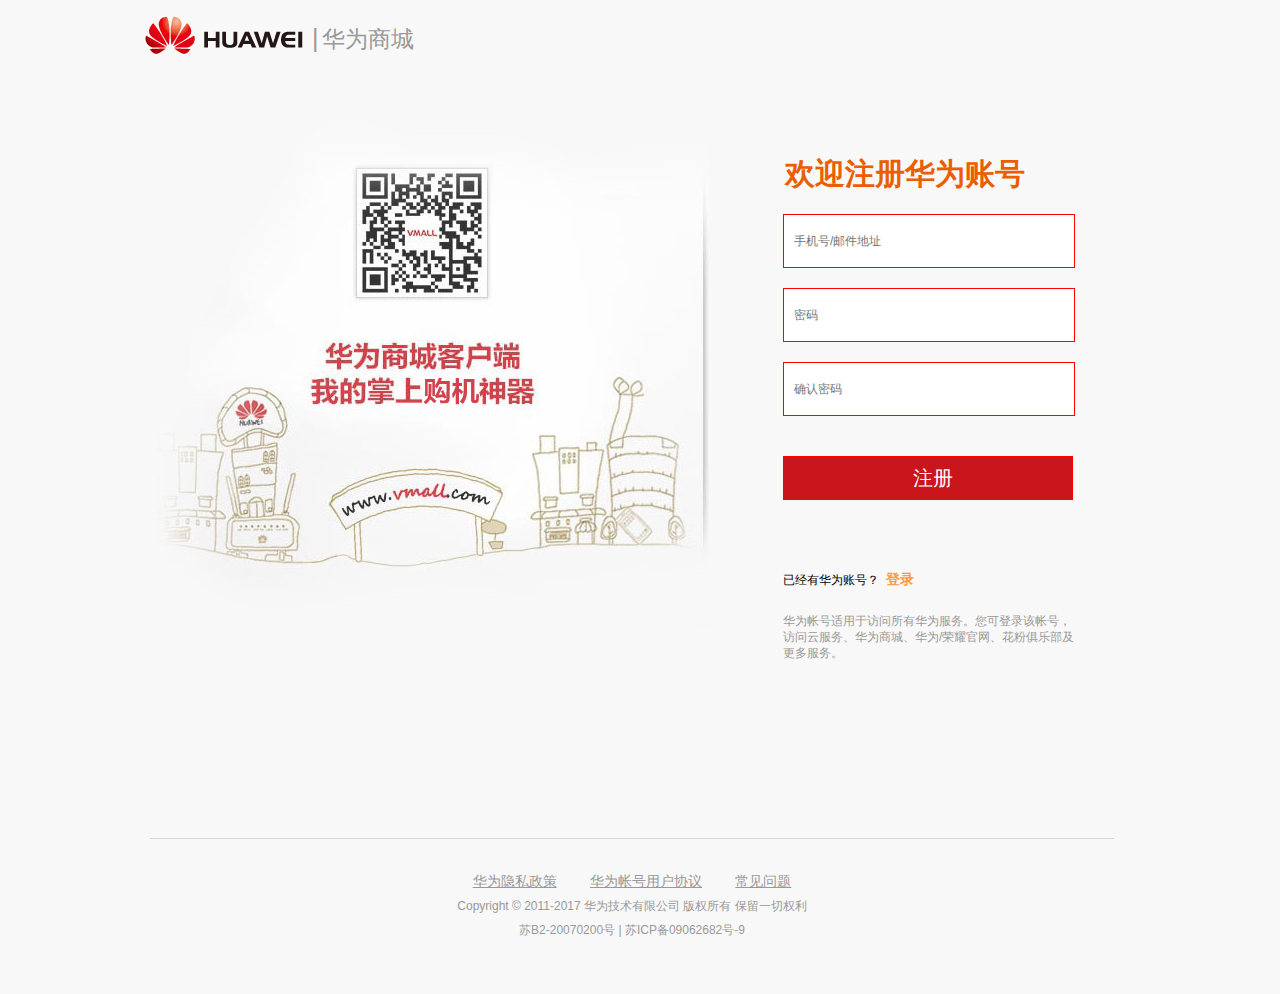
<file: register.html>
<!DOCTYPE html>
<html>

	<head>
		<meta charset="UTF-8">
		<title>注册_华为账号</title>
		<link rel="icon" href="img/title_logo.jpg" type="image/x-icon">
		<link rel="stylesheet" href="css/register.css" />
		<script type="text/javascript" src="jquery-1.11.0.js"></script>
		<script type="text/javascript" src="js/register.js"></script>
	</head>

	<body>
		<div class="login-con">
			<div class="header">
				<div class="header-con">
					<div class="logo">
						<img src="img/huaweiLogo.png" />
					</div>
					<b class="line">|</b>
					<b>华为商城</b>
				</div>
			</div>
			<div class="header-center">
				<div class="hc-left"></div>
				<div class="hc-right">
					<div class="title">
						<h3>欢迎注册华为账号</h3>
					</div>
					<div class="login">
						<div class="login-con">
							<form id="register" action="post">
								<input type="text" placeholder="手机号/邮件地址" name="username" />
								<span class="zh">！请输入手机号或邮箱地址</span>
								<input type="password" placeholder="密码" name="password" />
								<span class="psw">！请输入密码</span>
								<input type="password" placeholder="确认密码" />
								<span class="psw-repeat">！两次密码不一样</span>
								<input class="btn" type="button" value="注册" />
								<span class="wrong">!用户名或密码错误</span>
							</form>
							<p class="register">
								已经有华为账号？&nbsp;
								<a href="login.html" title="登录">登录</a>
							</p>
							<p class="account">
								华为帐号适用于访问所有华为服务。您可登录该帐号，访问云服务、华为商城、华为/荣耀官网、花粉俱乐部及更多服务。
							</p>
						</div>
					</div>
				</div>
			</div>
		</div>
		<div class="footer">
			<div class="footer-con">
				<p>
					<a href="">华为隐私政策</a>
					<a href="">华为帐号用户协议</a>
					<a href="">常见问题</a>
				</p>
				<p>Copyright © 2011-2017 华为技术有限公司 版权所有 保留一切权利</p>
				<p>苏B2-20070200号 | 苏ICP备09062682号-9</p>
			</div>
		</div>
		<script type="text/javascript">
			$(function() {
				var $aInput = $("#register").find("input:not(:last)");
				$(".btn").on("click", function() {
					if($aInput.eq(0).val().length == 0){
						alert("用户名不能为空!");
						return;
					}
					if($aInput.eq(0).val()!=="" && $aInput.eq(1).val()!=="" && $aInput.eq(1).val()==$aInput.eq(2).val()){
						$.post("http://127.0.0.1/VMall/register.php", { "username": $aInput.eq(0).val(), "password": $aInput.eq(1).val() }, function(data) {
						if(data == 1) {
							alert("注册成功!");
							location.href = "login.html";
						} else {
							alert("用户名已存在，请更换用户名!");
						}
					})
					}
					
				})
			})
		</script>
	</body>

</html>
</file>
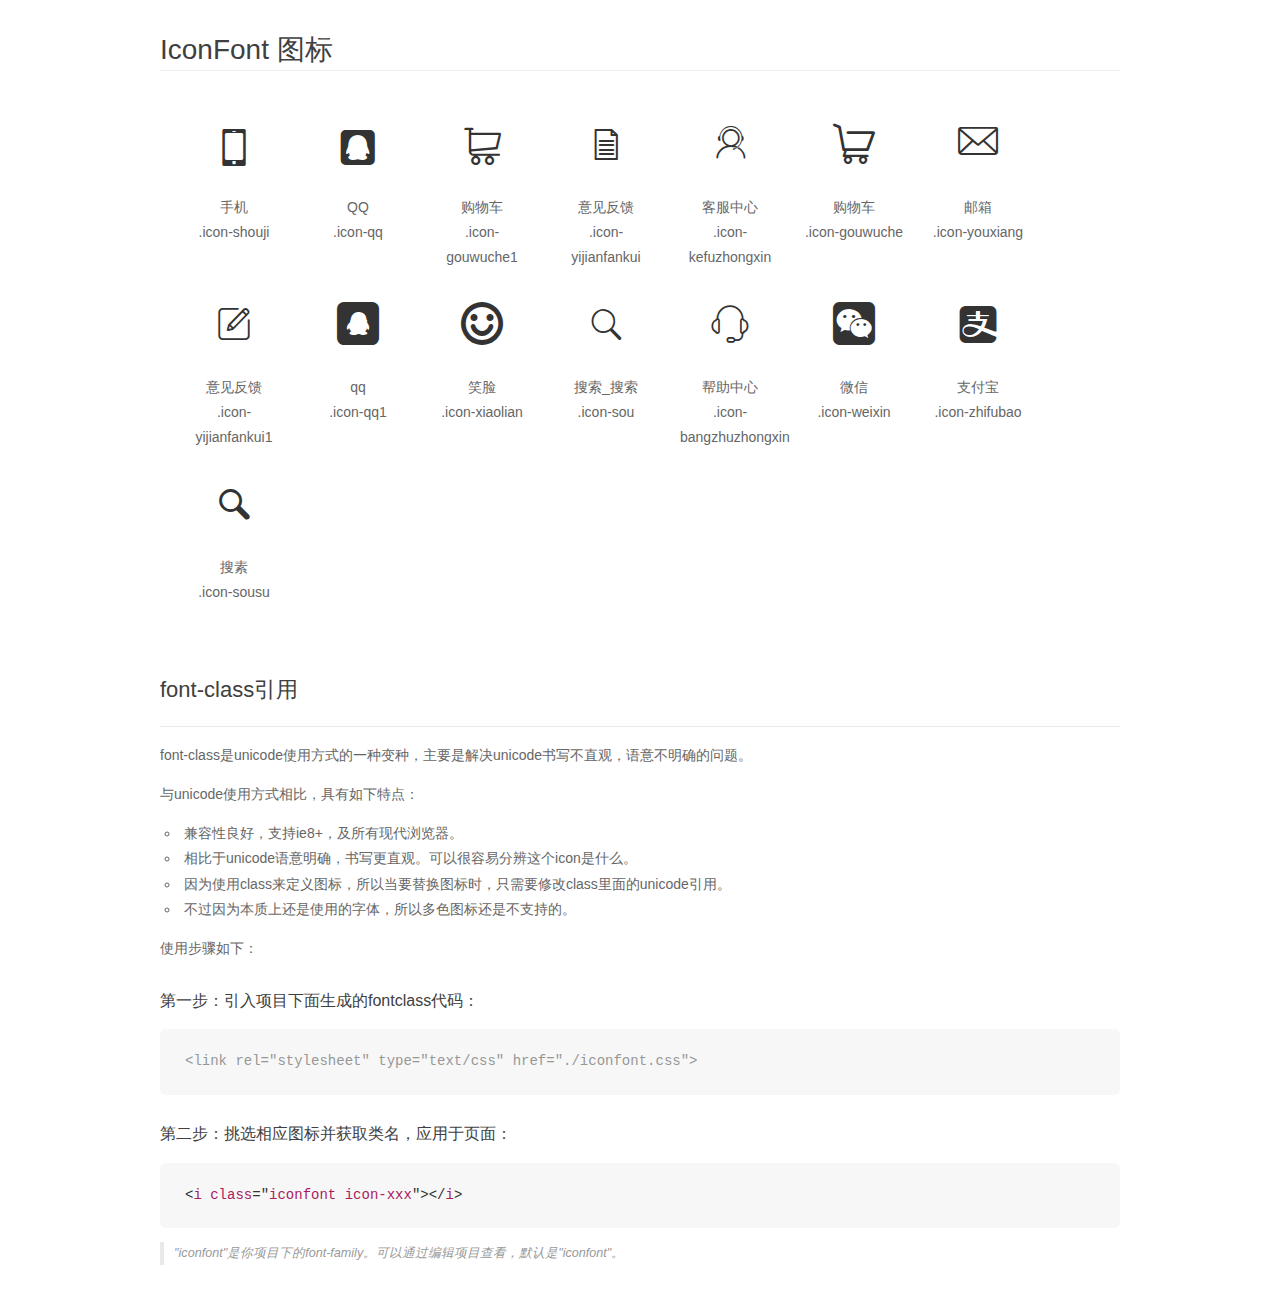
<file: fonts/demo_fontclass.html>
<!DOCTYPE html>
<html>
<head>
    <meta charset="utf-8"/>
    <title>IconFont</title>
    <link rel="stylesheet" href="demo.css">
    <link rel="stylesheet" href="iconfont.css">
</head>
<body>
    <div class="main markdown">
        <h1>IconFont 图标</h1>
        <ul class="icon_lists clear">
            
                <li>
                <i class="icon iconfont icon-shouji"></i>
                    <div class="name">手机</div>
                    <div class="fontclass">.icon-shouji</div>
                </li>
            
                <li>
                <i class="icon iconfont icon-qq"></i>
                    <div class="name">QQ</div>
                    <div class="fontclass">.icon-qq</div>
                </li>
            
                <li>
                <i class="icon iconfont icon-gouwuche1"></i>
                    <div class="name">购物车</div>
                    <div class="fontclass">.icon-gouwuche1</div>
                </li>
            
                <li>
                <i class="icon iconfont icon-yijianfankui"></i>
                    <div class="name">意见反馈</div>
                    <div class="fontclass">.icon-yijianfankui</div>
                </li>
            
                <li>
                <i class="icon iconfont icon-kefuzhongxin"></i>
                    <div class="name">客服中心</div>
                    <div class="fontclass">.icon-kefuzhongxin</div>
                </li>
            
                <li>
                <i class="icon iconfont icon-gouwuche"></i>
                    <div class="name">购物车</div>
                    <div class="fontclass">.icon-gouwuche</div>
                </li>
            
                <li>
                <i class="icon iconfont icon-youxiang"></i>
                    <div class="name">邮箱</div>
                    <div class="fontclass">.icon-youxiang</div>
                </li>
            
                <li>
                <i class="icon iconfont icon-yijianfankui1"></i>
                    <div class="name">意见反馈</div>
                    <div class="fontclass">.icon-yijianfankui1</div>
                </li>
            
                <li>
                <i class="icon iconfont icon-qq1"></i>
                    <div class="name">qq</div>
                    <div class="fontclass">.icon-qq1</div>
                </li>
            
                <li>
                <i class="icon iconfont icon-xiaolian"></i>
                    <div class="name">笑脸</div>
                    <div class="fontclass">.icon-xiaolian</div>
                </li>
            
                <li>
                <i class="icon iconfont icon-sou"></i>
                    <div class="name">搜索_搜索</div>
                    <div class="fontclass">.icon-sou</div>
                </li>
            
                <li>
                <i class="icon iconfont icon-bangzhuzhongxin"></i>
                    <div class="name">帮助中心</div>
                    <div class="fontclass">.icon-bangzhuzhongxin</div>
                </li>
            
                <li>
                <i class="icon iconfont icon-weixin"></i>
                    <div class="name">微信</div>
                    <div class="fontclass">.icon-weixin</div>
                </li>
            
                <li>
                <i class="icon iconfont icon-zhifubao"></i>
                    <div class="name">支付宝</div>
                    <div class="fontclass">.icon-zhifubao</div>
                </li>
            
                <li>
                <i class="icon iconfont icon-sousu"></i>
                    <div class="name">搜素</div>
                    <div class="fontclass">.icon-sousu</div>
                </li>
            
        </ul>

        <h2 id="font-class-">font-class引用</h2>
        <hr>

        <p>font-class是unicode使用方式的一种变种，主要是解决unicode书写不直观，语意不明确的问题。</p>
        <p>与unicode使用方式相比，具有如下特点：</p>
        <ul>
        <li>兼容性良好，支持ie8+，及所有现代浏览器。</li>
        <li>相比于unicode语意明确，书写更直观。可以很容易分辨这个icon是什么。</li>
        <li>因为使用class来定义图标，所以当要替换图标时，只需要修改class里面的unicode引用。</li>
        <li>不过因为本质上还是使用的字体，所以多色图标还是不支持的。</li>
        </ul>
        <p>使用步骤如下：</p>
        <h3 id="-fontclass-">第一步：引入项目下面生成的fontclass代码：</h3>


        <pre><code class="lang-js hljs javascript"><span class="hljs-comment">&lt;link rel="stylesheet" type="text/css" href="./iconfont.css"&gt;</span></code></pre>
        <h3 id="-">第二步：挑选相应图标并获取类名，应用于页面：</h3>
        <pre><code class="lang-css hljs">&lt;<span class="hljs-selector-tag">i</span> <span class="hljs-selector-tag">class</span>="<span class="hljs-selector-tag">iconfont</span> <span class="hljs-selector-tag">icon-xxx</span>"&gt;&lt;/<span class="hljs-selector-tag">i</span>&gt;</code></pre>
        <blockquote>
        <p>"iconfont"是你项目下的font-family。可以通过编辑项目查看，默认是"iconfont"。</p>
        </blockquote>
    </div>
</body>
</html>
</file>
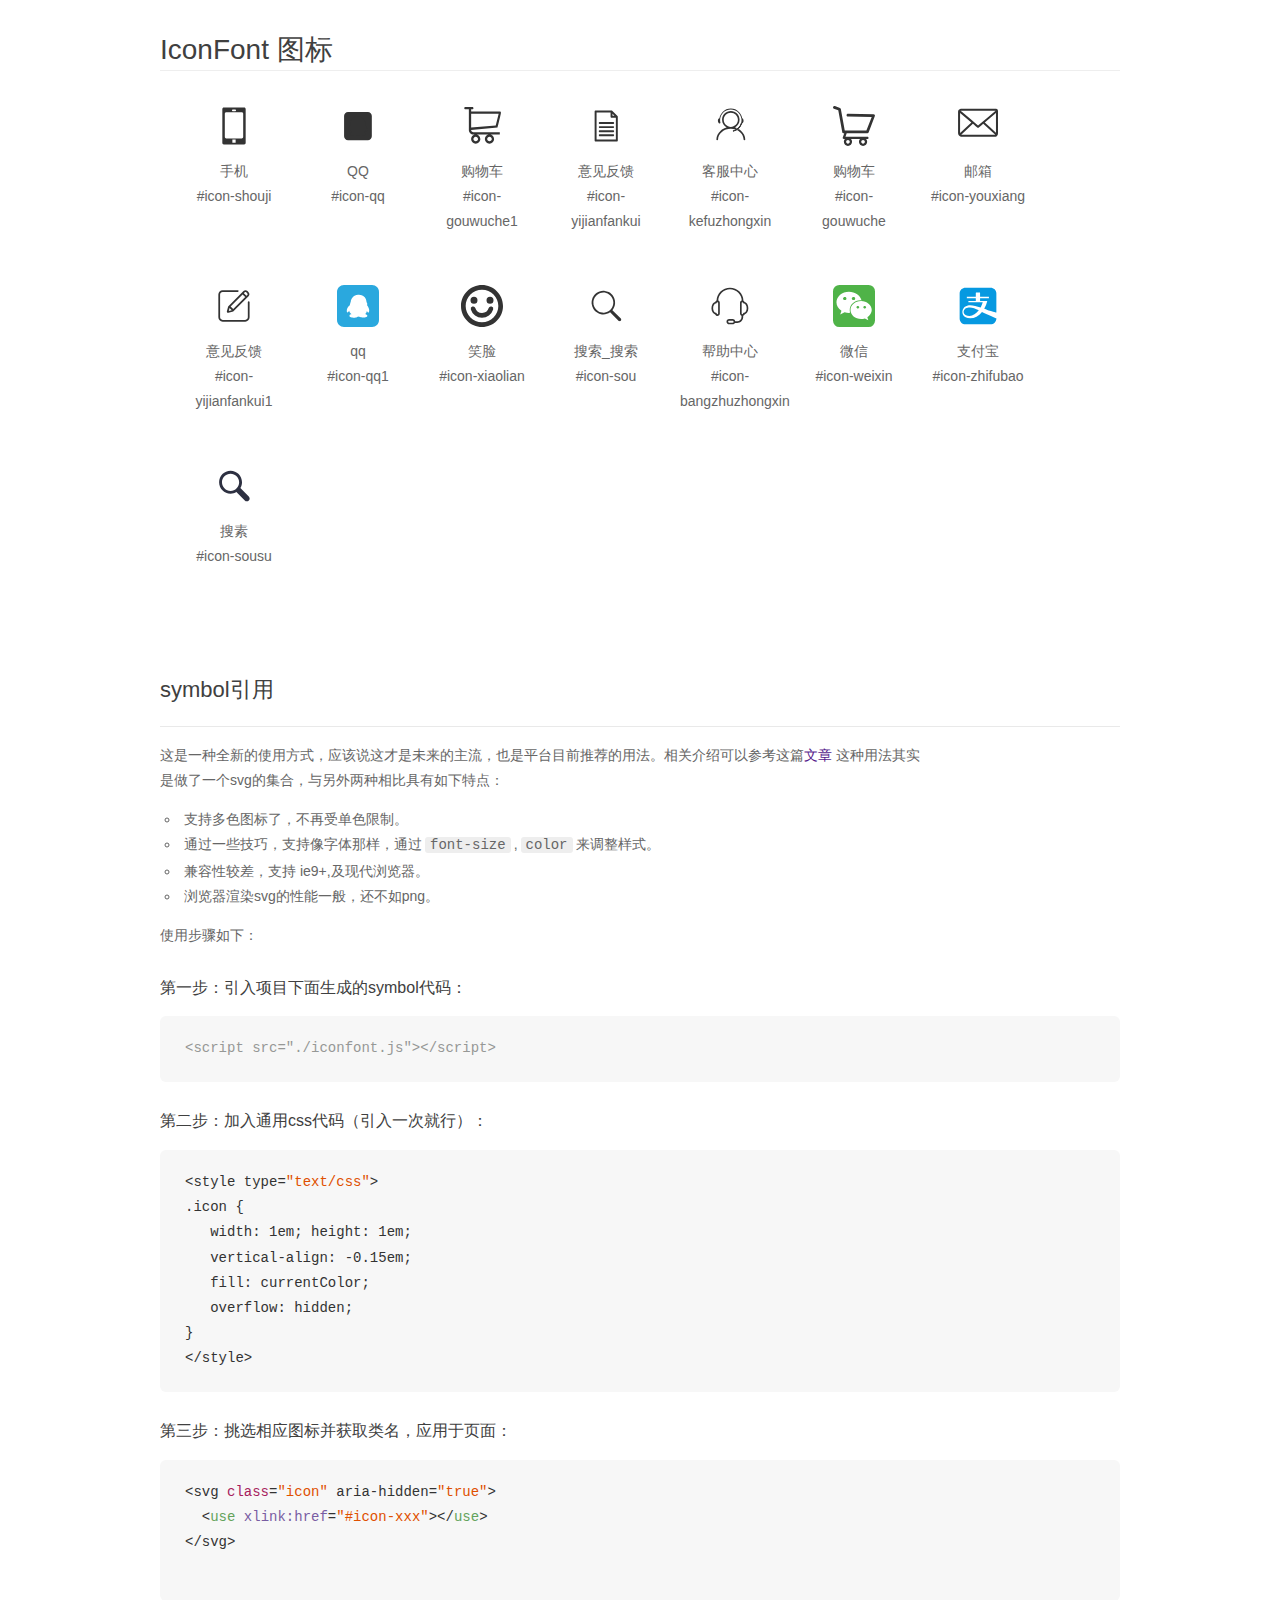
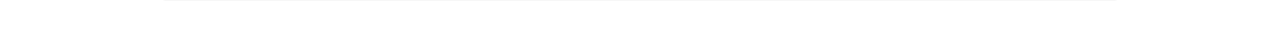
<file: fonts/demo_symbol.html>
<!DOCTYPE html>
<html>
<head>
    <meta charset="utf-8"/>
    <title>IconFont</title>
    <link rel="stylesheet" href="demo.css">
    <script src="iconfont.js"></script>

    <style type="text/css">
        .icon {
          /* 通过设置 font-size 来改变图标大小 */
          width: 1em; height: 1em;
          /* 图标和文字相邻时，垂直对齐 */
          vertical-align: -0.15em;
          /* 通过设置 color 来改变 SVG 的颜色/fill */
          fill: currentColor;
          /* path 和 stroke 溢出 viewBox 部分在 IE 下会显示
             normalize.css 中也包含这行 */
          overflow: hidden;
        }

    </style>
</head>
<body>
    <div class="main markdown">
        <h1>IconFont 图标</h1>
        <ul class="icon_lists clear">
            
                <li>
                    <svg class="icon" aria-hidden="true">
                        <use xlink:href="#icon-shouji"></use>
                    </svg>
                    <div class="name">手机</div>
                    <div class="fontclass">#icon-shouji</div>
                </li>
            
                <li>
                    <svg class="icon" aria-hidden="true">
                        <use xlink:href="#icon-qq"></use>
                    </svg>
                    <div class="name">QQ</div>
                    <div class="fontclass">#icon-qq</div>
                </li>
            
                <li>
                    <svg class="icon" aria-hidden="true">
                        <use xlink:href="#icon-gouwuche1"></use>
                    </svg>
                    <div class="name">购物车</div>
                    <div class="fontclass">#icon-gouwuche1</div>
                </li>
            
                <li>
                    <svg class="icon" aria-hidden="true">
                        <use xlink:href="#icon-yijianfankui"></use>
                    </svg>
                    <div class="name">意见反馈</div>
                    <div class="fontclass">#icon-yijianfankui</div>
                </li>
            
                <li>
                    <svg class="icon" aria-hidden="true">
                        <use xlink:href="#icon-kefuzhongxin"></use>
                    </svg>
                    <div class="name">客服中心</div>
                    <div class="fontclass">#icon-kefuzhongxin</div>
                </li>
            
                <li>
                    <svg class="icon" aria-hidden="true">
                        <use xlink:href="#icon-gouwuche"></use>
                    </svg>
                    <div class="name">购物车</div>
                    <div class="fontclass">#icon-gouwuche</div>
                </li>
            
                <li>
                    <svg class="icon" aria-hidden="true">
                        <use xlink:href="#icon-youxiang"></use>
                    </svg>
                    <div class="name">邮箱</div>
                    <div class="fontclass">#icon-youxiang</div>
                </li>
            
                <li>
                    <svg class="icon" aria-hidden="true">
                        <use xlink:href="#icon-yijianfankui1"></use>
                    </svg>
                    <div class="name">意见反馈</div>
                    <div class="fontclass">#icon-yijianfankui1</div>
                </li>
            
                <li>
                    <svg class="icon" aria-hidden="true">
                        <use xlink:href="#icon-qq1"></use>
                    </svg>
                    <div class="name">qq</div>
                    <div class="fontclass">#icon-qq1</div>
                </li>
            
                <li>
                    <svg class="icon" aria-hidden="true">
                        <use xlink:href="#icon-xiaolian"></use>
                    </svg>
                    <div class="name">笑脸</div>
                    <div class="fontclass">#icon-xiaolian</div>
                </li>
            
                <li>
                    <svg class="icon" aria-hidden="true">
                        <use xlink:href="#icon-sou"></use>
                    </svg>
                    <div class="name">搜索_搜索</div>
                    <div class="fontclass">#icon-sou</div>
                </li>
            
                <li>
                    <svg class="icon" aria-hidden="true">
                        <use xlink:href="#icon-bangzhuzhongxin"></use>
                    </svg>
                    <div class="name">帮助中心</div>
                    <div class="fontclass">#icon-bangzhuzhongxin</div>
                </li>
            
                <li>
                    <svg class="icon" aria-hidden="true">
                        <use xlink:href="#icon-weixin"></use>
                    </svg>
                    <div class="name">微信</div>
                    <div class="fontclass">#icon-weixin</div>
                </li>
            
                <li>
                    <svg class="icon" aria-hidden="true">
                        <use xlink:href="#icon-zhifubao"></use>
                    </svg>
                    <div class="name">支付宝</div>
                    <div class="fontclass">#icon-zhifubao</div>
                </li>
            
                <li>
                    <svg class="icon" aria-hidden="true">
                        <use xlink:href="#icon-sousu"></use>
                    </svg>
                    <div class="name">搜素</div>
                    <div class="fontclass">#icon-sousu</div>
                </li>
            
        </ul>


        <h2 id="symbol-">symbol引用</h2>
        <hr>

        <p>这是一种全新的使用方式，应该说这才是未来的主流，也是平台目前推荐的用法。相关介绍可以参考这篇<a href="">文章</a>
        这种用法其实是做了一个svg的集合，与另外两种相比具有如下特点：</p>
        <ul>
          <li>支持多色图标了，不再受单色限制。</li>
          <li>通过一些技巧，支持像字体那样，通过<code>font-size</code>,<code>color</code>来调整样式。</li>
          <li>兼容性较差，支持 ie9+,及现代浏览器。</li>
          <li>浏览器渲染svg的性能一般，还不如png。</li>
        </ul>
        <p>使用步骤如下：</p>
        <h3 id="-symbol-">第一步：引入项目下面生成的symbol代码：</h3>
        <pre><code class="lang-js hljs javascript"><span class="hljs-comment">&lt;script src="./iconfont.js"&gt;&lt;/script&gt;</span></code></pre>
        <h3 id="-css-">第二步：加入通用css代码（引入一次就行）：</h3>
        <pre><code class="lang-js hljs javascript">&lt;style type=<span class="hljs-string">"text/css"</span>&gt;
.icon {
   width: <span class="hljs-number">1</span>em; height: <span class="hljs-number">1</span>em;
   vertical-align: <span class="hljs-number">-0.15</span>em;
   fill: currentColor;
   overflow: hidden;
}
&lt;<span class="hljs-regexp">/style&gt;</span></code></pre>
        <h3 id="-">第三步：挑选相应图标并获取类名，应用于页面：</h3>
        <pre><code class="lang-js hljs javascript">&lt;svg <span class="hljs-class"><span class="hljs-keyword">class</span></span>=<span class="hljs-string">"icon"</span> aria-hidden=<span class="hljs-string">"true"</span>&gt;<span class="xml"><span class="hljs-tag">
  &lt;<span class="hljs-name">use</span> <span class="hljs-attr">xlink:href</span>=<span class="hljs-string">"#icon-xxx"</span>&gt;</span><span class="hljs-tag">&lt;/<span class="hljs-name">use</span>&gt;</span>
</span>&lt;<span class="hljs-regexp">/svg&gt;
        </span></code></pre>
    </div>
</body>
</html>
</file>
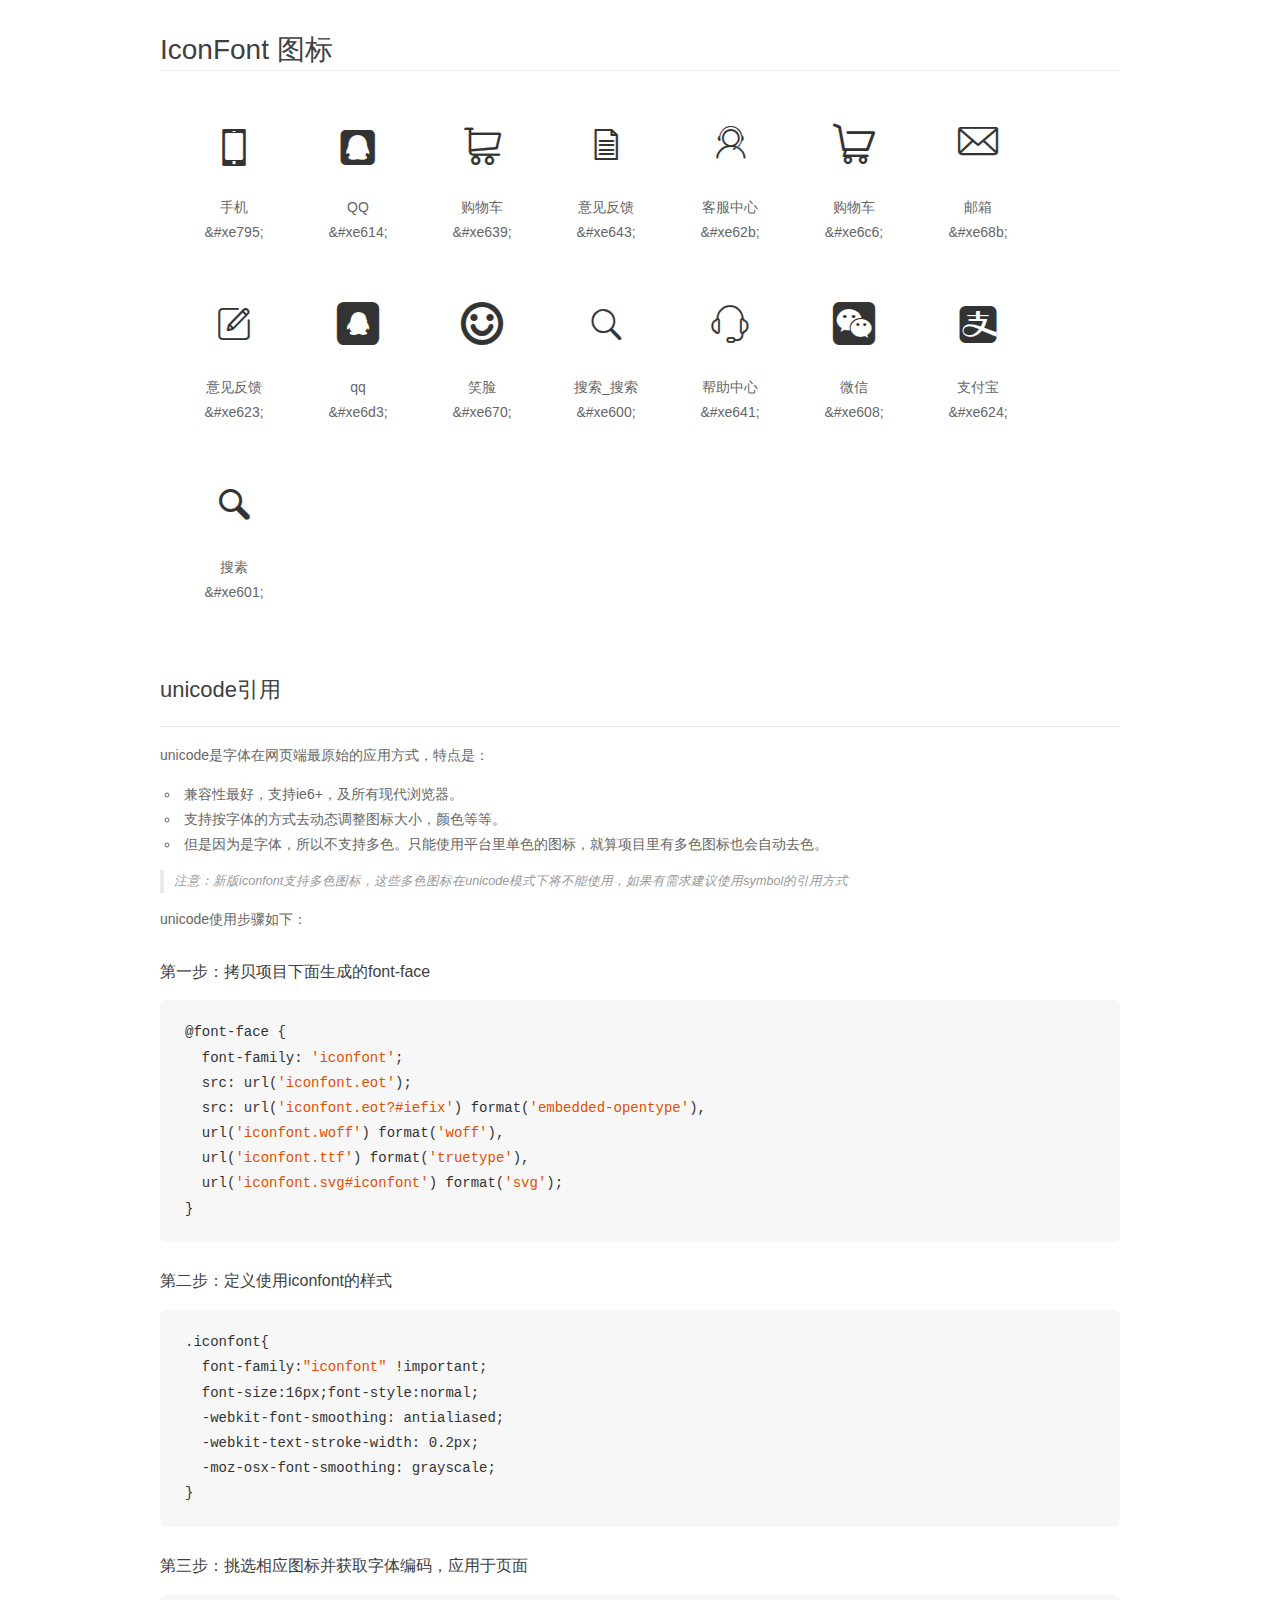
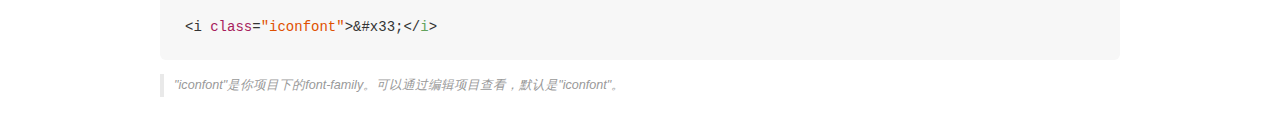
<file: fonts/demo_unicode.html>
<!DOCTYPE html>
<html>
<head>
    <meta charset="utf-8"/>
    <title>IconFont</title>
    <link rel="stylesheet" href="demo.css">

    <style type="text/css">

        @font-face {font-family: "iconfont";
          src: url('iconfont.eot'); /* IE9*/
          src: url('iconfont.eot#iefix') format('embedded-opentype'), /* IE6-IE8 */
          url('iconfont.woff') format('woff'), /* chrome, firefox */
          url('iconfont.ttf') format('truetype'), /* chrome, firefox, opera, Safari, Android, iOS 4.2+*/
          url('iconfont.svg#iconfont') format('svg'); /* iOS 4.1- */
        }

        .iconfont {
          font-family:"iconfont" !important;
          font-size:16px;
          font-style:normal;
          -webkit-font-smoothing: antialiased;
          -webkit-text-stroke-width: 0.2px;
          -moz-osx-font-smoothing: grayscale;
        }

    </style>
</head>
<body>
    <div class="main markdown">
        <h1>IconFont 图标</h1>
        <ul class="icon_lists clear">
            
                <li>
                <i class="icon iconfont">&#xe795;</i>
                    <div class="name">手机</div>
                    <div class="code">&amp;#xe795;</div>
                </li>
            
                <li>
                <i class="icon iconfont">&#xe614;</i>
                    <div class="name">QQ</div>
                    <div class="code">&amp;#xe614;</div>
                </li>
            
                <li>
                <i class="icon iconfont">&#xe639;</i>
                    <div class="name">购物车</div>
                    <div class="code">&amp;#xe639;</div>
                </li>
            
                <li>
                <i class="icon iconfont">&#xe643;</i>
                    <div class="name">意见反馈</div>
                    <div class="code">&amp;#xe643;</div>
                </li>
            
                <li>
                <i class="icon iconfont">&#xe62b;</i>
                    <div class="name">客服中心</div>
                    <div class="code">&amp;#xe62b;</div>
                </li>
            
                <li>
                <i class="icon iconfont">&#xe6c6;</i>
                    <div class="name">购物车</div>
                    <div class="code">&amp;#xe6c6;</div>
                </li>
            
                <li>
                <i class="icon iconfont">&#xe68b;</i>
                    <div class="name">邮箱</div>
                    <div class="code">&amp;#xe68b;</div>
                </li>
            
                <li>
                <i class="icon iconfont">&#xe623;</i>
                    <div class="name">意见反馈</div>
                    <div class="code">&amp;#xe623;</div>
                </li>
            
                <li>
                <i class="icon iconfont">&#xe6d3;</i>
                    <div class="name">qq</div>
                    <div class="code">&amp;#xe6d3;</div>
                </li>
            
                <li>
                <i class="icon iconfont">&#xe670;</i>
                    <div class="name">笑脸</div>
                    <div class="code">&amp;#xe670;</div>
                </li>
            
                <li>
                <i class="icon iconfont">&#xe600;</i>
                    <div class="name">搜索_搜索</div>
                    <div class="code">&amp;#xe600;</div>
                </li>
            
                <li>
                <i class="icon iconfont">&#xe641;</i>
                    <div class="name">帮助中心</div>
                    <div class="code">&amp;#xe641;</div>
                </li>
            
                <li>
                <i class="icon iconfont">&#xe608;</i>
                    <div class="name">微信</div>
                    <div class="code">&amp;#xe608;</div>
                </li>
            
                <li>
                <i class="icon iconfont">&#xe624;</i>
                    <div class="name">支付宝</div>
                    <div class="code">&amp;#xe624;</div>
                </li>
            
                <li>
                <i class="icon iconfont">&#xe601;</i>
                    <div class="name">搜素</div>
                    <div class="code">&amp;#xe601;</div>
                </li>
            
        </ul>
        <h2 id="unicode-">unicode引用</h2>
        <hr>

        <p>unicode是字体在网页端最原始的应用方式，特点是：</p>
        <ul>
        <li>兼容性最好，支持ie6+，及所有现代浏览器。</li>
        <li>支持按字体的方式去动态调整图标大小，颜色等等。</li>
        <li>但是因为是字体，所以不支持多色。只能使用平台里单色的图标，就算项目里有多色图标也会自动去色。</li>
        </ul>
        <blockquote>
        <p>注意：新版iconfont支持多色图标，这些多色图标在unicode模式下将不能使用，如果有需求建议使用symbol的引用方式</p>
        </blockquote>
        <p>unicode使用步骤如下：</p>
        <h3 id="-font-face">第一步：拷贝项目下面生成的font-face</h3>
        <pre><code class="lang-js hljs javascript">@font-face {
  font-family: <span class="hljs-string">'iconfont'</span>;
  src: url(<span class="hljs-string">'iconfont.eot'</span>);
  src: url(<span class="hljs-string">'iconfont.eot?#iefix'</span>) format(<span class="hljs-string">'embedded-opentype'</span>),
  url(<span class="hljs-string">'iconfont.woff'</span>) format(<span class="hljs-string">'woff'</span>),
  url(<span class="hljs-string">'iconfont.ttf'</span>) format(<span class="hljs-string">'truetype'</span>),
  url(<span class="hljs-string">'iconfont.svg#iconfont'</span>) format(<span class="hljs-string">'svg'</span>);
}
</code></pre>
        <h3 id="-iconfont-">第二步：定义使用iconfont的样式</h3>
        <pre><code class="lang-js hljs javascript">.iconfont{
  font-family:<span class="hljs-string">"iconfont"</span> !important;
  font-size:<span class="hljs-number">16</span>px;font-style:normal;
  -webkit-font-smoothing: antialiased;
  -webkit-text-stroke-width: <span class="hljs-number">0.2</span>px;
  -moz-osx-font-smoothing: grayscale;
}
</code></pre>
        <h3 id="-">第三步：挑选相应图标并获取字体编码，应用于页面</h3>
        <pre><code class="lang-js hljs javascript">&lt;i <span class="hljs-class"><span class="hljs-keyword">class</span></span>=<span class="hljs-string">"iconfont"</span>&gt;&amp;#x33;<span class="xml"><span class="hljs-tag">&lt;/<span class="hljs-name">i</span>&gt;</span></span></code></pre>

        <blockquote>
        <p>"iconfont"是你项目下的font-family。可以通过编辑项目查看，默认是"iconfont"。</p>
        </blockquote>
    </div>


</body>
</html>
</file>
<file: css/index.css>
<--重置样式-->
*{
	margin: 0;
	padding: 0;
}
ul,ol{
	list-style: none;
}
a{
	text-decoration: none;
}
a:hover{
	color: #ca141d;
}
img{
	display: block;
	border: none;
}
body{
	margin: 0;
	padding: 0;
	min-width:1200px;
	overflow-x:auto;
}
#ad{
	min-width: 1200px;
	position:relative;
}
#ad img{
	width:100%;
	margin: 0 auto;
}
#ad span{
	display: block;
	width: 20px;
	height: 20px;
	border-radius: 50%;
	font-size: 16px;
	color: white;
	position: absolute;
	right: 20px;
	top: 20px;
	background: black;
	opacity: .3;
	text-align: center;
	line-height: 20px;
	cursor: pointer;
}
#top{
	min-width: 1200px;
	height: 31px;
	background-color: #fafafa;
	line-height: 31px;
    background-color: #fafafa;
    border-bottom: 1px solid #eaeaea;
    position: relative;
}
#top .top-con{
	width: 1200px;
	height: 100%;
	margin: 0 auto;
}
#top .top-con:before{
	content: "";
	display: block;
}
#top .top-con:after{
	content: "";
	display: block;
}
#top .tc-left{
	float: left;

}
/*#top .tc-left ul{
	width: 490px;
	height: 100%;
}*/
#top .tc-left li:first-child{
	padding-left: 0;
	background-image: none;
}
#top .tc-left li{
	float: left;
	padding: 0 8px;
	background: url(../img/navli_bg.png) no-repeat;
	background-position: 0 9px;
}
#top .tc-left li a{
	font-size: 12px;
	color: #a4a4a4;
	cursor: pointer;
}
#top .tc-left li a:hover{
	color: #ca141d;;
}
</file>
<file: css/detail.css>
* {
	margin: 0;
	padding: 0;
}

body,
button,
input,
select,
textarea {
	font: 12px/1.5 Arial, Helvetica, sans-serif;
}

<--重置样式-->html,
body,
div,
dl,
dt,
dd,
ul,
ol,
li,
h1,
h2,
h3,
h4,
h5,
h6,
pre,
code,
form,
fieldset,
legend,
input,
textarea,
p,
blockquote,
th,
td,
hr,
button {
	margin: 0;
	padding: 0;
	font-family: "微软雅黑";
}

@font-face {
	font-family: 'iconfont';
	src: url('../fonts/iconfont.eot');
	src: url('../fonts/iconfont.eot?#iefix') format('embedded-opentype'), url('../fonts/iconfont.woff') format('woff'), url('../fonts/iconfont.ttf') format('truetype'), url('../fonts/iconfont.svg#iconfont') format('svg');
}

* {
	margin: 0;
	padding: 0;
}

ul,
ol {
	list-style: none;
}

a {
	color: #333333;
	cursor: pointer;
	text-decoration: none;
}

a:hover {
	color: #ca151d;
}

img {
	display: block;
	border: none;
}

body {
	margin: 0;
	padding: 0;
	min-width: 1200px;
	overflow-x: auto;
}

#ad {
	min-width: 1200px;
	position: relative;
}

#ad img {
	width: 100%;
	height: 90px;
	margin: 0 auto;
}

#ad span {
	display: block;
	width: 20px;
	height: 20px;
	border-radius: 50%;
	font-size: 16px;
	color: white;
	position: absolute;
	right: 20px;
	top: 20px;
	background: black;
	opacity: .3;
	text-align: center;
	line-height: 20px;
	cursor: pointer;
}

#top {
	min-width: 1200px;
	height: 31px;
	background-color: #fafafa;
	line-height: 31px;
	background-color: #fafafa;
	border-bottom: 1px solid #eaeaea;
	position: relative;
}

#top .top-con {
	width: 1200px;
	height: 100%;
	margin: 0 auto;
}

#top .top-con:before {
	content: "";
	display: block;
}

#top .top-con:after {
	content: "";
	display: block;
}


/*top左边*/

#top .tc-left {
	float: left;
}

#top .tc-left li:first-child {
	padding-left: 0;
	background-image: none;
}

#top .tc-left li {
	float: left;
	padding: 0 8px;
	background: url(../img/navli_bg.png) no-repeat;
	background-position: 0 9px;
}

#top .tc-left li a {
	font-size: 12px;
	color: #a4a4a4;
	cursor: pointer;
}

#top .tc-left li a:hover {
	color: #ca151d;
}

#top .tc-left .appsoft {
	position: relative;
	padding: 0 27px 0 10px;
	height: 29px;
}

#top .tc-left .appsoft span {
	position: absolute;
	right: 10px;
	top: 50%;
	width: 7px;
	height: 4px;
	background: url(../img/spirit.png) no-repeat -35px 0;
}

#top .tc-left .appsoft .a-bottom {
	display: none;
	position: absolute;
	z-index: 100;
	left: 0;
	right: 0;
	top: 29px;
	padding: 0 10px;
	background-color: #fff;
	border: 1px solid #ededed;
	border-top-color: #fff;
}

#top .tc-left .appsoft .a-bottom a {
	color: #3a3a3a;
}

#top .tc-left .appsoft .a-bottom a:hover {
	color: #ca151d;
}

#top .tc-left .appsoft:hover {
	background-color: white;
	background-image: none;
	border: 1px solid #ededed;
}

#top .tc-left .appsoft:hover span {
	background-position: -7px 0;
}

#top .tc-left .appsoft:hover .a-bottom {
	display: block;
}


/*top右边*/

#top .tc-right {
	float: right;
}

#top .tc-right li {
	padding: 0 27px 0 10px;
	height: 29px;
	position: relative;
	float: left;
	background: url(../img/navli_bg.png) no-repeat;
	background-position: 0 9px;
}

#top .tc-right li:first-child {
	background-image: none;
}

#top .tc-right li a {
	font-size: 12px;
	color: #a4a4a4;
	cursor: pointer;
}

#top .tc-right li a:hover {
	color: #ca151d;
}

#top .tc-right span {
	position: absolute;
	right: 10px;
	top: 50%;
	width: 7px;
	height: 4px;
	background: url(../img/spirit.png) no-repeat -35px 0;
}

#top .tc-right .phone_code .p-bottom {
	display: none;
	background-color: white;
	width: 218px;
	height: 218px;
	border: 1px solid #CCCCCC;
	position: absolute;
	right: 0;
	margin-top: -5px;
	z-index: 40;
}

#top .tc-right .phone_code .p-bottom .qrcode {
	height: 89px;
	padding: 15px 13px 0 13px;
}

#top .tc-right .phone_code .p-bottom .qrcode .q-left {
	float: left;
}

#top .tc-right .phone_code .p-bottom .qrcode .q-right {
	float: left;
	margin-left: 8px;
}

#top .tc-right li:hover {
	background-color: white;
	background-image: none;
	border: 1px solid #ededed;
	border-bottom: none;
}

#top .tc-right li:hover span {
	background-position: -7px 0;
}

#top .tc-right li:hover .p-bottom {
	display: block;
}

#top .tc-right li:hover .m-bottom {
	display: block;
}

#top .tc-right .more_info .m-bottom {
	display: none;
	position: absolute;
	z-index: 100;
	left: 0;
	right: 0;
	top: 29px;
	padding: 0 10px;
	background-color: #fff;
	border: 1px solid #ededed;
	border-top-color: #fff;
}


/*header部分*/

#header {
	width: 100%;
	height: 69px;
	background-color: #fafafa;
	border-bottom: 1px solid #eaeaea;
}

#header .h-con {
	width: 1200px;
	height: 69px;
	margin: 0 auto;
}

#header .h-con:before {
	content: "";
	display: block;
	clear: both;
}

#header .h-con .logo {
	float: left;
	width: 300px;
}

#header .h-con .hc-login {
	float: right;
	height: 32px;
	width: 110px;
	border: 1px solid #eaeaea;
	background-color: #FFF;
	margin-top: 20px;
	margin-left: 20px;
}

#header .h-con .hc-login .hc-login-a {
	line-height: 32px;
	width: 108px;
	height: 32px;
	color: #000;
	text-align: center;
}

#header .h-con .hc-login a {
	font-size: 12px;
	line-height: 18px;
	color: #333333;
}

#header .h-con .hc-login span {
	padding: 0 8px;
}

#header .h-con .hc-login a:hover {
	color: #ca151d;
}

#header .h-con .cart-box {
	position: relative;
	float: right;
	height: 32px;
	z-index: 2;
	border: 1px solid #eaeaea;
	background-color: #FFF;
	margin-top: 20px;
	margin-left: 20px;
}

#header .h-con .cart-box .cart a {
	position: relative;
	display: block;
	width: 32px;
	height: 32px;
	padding-top: 7px;
}

#header .h-con .cart-box .cart a span {
	display: block;
	height: 19px;
	width: 19px;
	background: url(../img/spirit.png) no-repeat -204px 0;
}

#header .h-con .cart-box .cart a i {
	font-style: normal;
	position: absolute;
	width: 20px;
	height: 20px;
	background-color: #ca151d;
	text-align: center;
	left: 23px;
	top: -12px;
	color: #FFF;
	border-radius: 50%;
	padding: 4px 4.5px;
}

#header .h-con .cart-box .cart-hide {
	display: none;
	text-align: center;
	position: absolute;
	z-index: 1;
	overflow: hidden;
	border: 1px solid #EEE;
	background-color: #FFF;
	min-width: 400px;
	max-height: 500px;
	overflow-y: auto;
	right: -1px;
	top: 32px;
}
#header .h-con .cart-box .cart-hide p{
	padding: 20px;
}
#header .h-con .cart-box .cart-hide p span{
	font-size: 20px;
	color: #CA141D;
}
#header .h-con .cart-box .cart-hide p a{
	display: inline-block;
	width: 80px;
	height: 30px;
	color: white;
	margin-left: 30px;
	line-height: 30px;
	text-align: center;
	background:#CA151D;
}
#header .h-con .cart-box .cart-hide div{
	width: 400px;
	height: 100px;
	position: relative;
	border-bottom: 1px solid #CCCCCC;
}
#header .h-con .cart-box .cart-hide div img{
	float: left;
	width: 60px;
	height: 70px;
	margin: 16px 20px;
}
/*#header .h-con .cart-box .cart-hide div p{
	display: inline-block;
	width: 260px;
	height: 80px;
}*/
#header .h-con .cart-box .cart-hide div  h4{
	margin: 20px 0;
	width: 300px;
}
#header .h-con .cart-box .cart-hide div span{
	float: left;
	margin-left: 10px;
	color: #CA141D;
}
#header .h-con .cart-box .cart-hide div span b{
	margin-left: 10px;
	color: #C5C5C5;
}
#header .h-con .cart-box .cart-hide div .closebtn{
	position: absolute;
	font-size: 18px;
	right: 20px;
	bottom: 50%;
}

/*#header .h-con .cart-box .cart-hide img {
	margin: 20px auto;
}

#header .h-con .cart-box .cart-hide p {
	margin: 10px auto 30px;
}*/

#header .h-con .cart-box:hover {
	border: 1px solid #eaeaea;
	border-bottom: none;
	background-color: #fff;
}

#header .h-con .cart-box:hover .cart-hide {
	display: block;
}

#header .h-con .search-form {
	float: right;
	padding-top: 20px;
	position: relative;
}

#header .h-con .search-form form {
	border: 1px solid #EEE;
	width: 466px;
	height: 32px;
}

#header .h-con .search-form .text {
	background-color: #fff;
	border: none;
	outline: none;
	width: 413px;
	height: 22px;
	line-height: 22px;
	padding: 5px 10px;
	vertical-align: top;
	border-right: 1px solid #eaeaea
}

#header .h-con .search-form .btn {
	width: 32px;
	height: 32px;
	cursor: pointer;
	border: none;
	background: transparent url(../img/searchbtnbg.png) no-repeat -10px 8px;
	position: absolute;
	background-color: #FFF
}

#header .h-con .search-form .btn:hover {
	background: url(../img/searchbtnbg.png) no-repeat -10px 8px;
}

#header .h-con .search-form .keyword {
	display: block;
	position: absolute;
	right: 55px;
	bottom: 7px;
	text-align: right;
	overflow: hidden;
}

#header .h-con .search-form .keyword a {
	color: #a3a3a3;
	font-size: 12px;
	margin-right: 12px;
	padding: 4px;
	background: #f5f5f5;
}

#header .h-con .search-form .keyword a:hover {
	color: #ca151d;
}

<--nav部分-->#nav {
	width: 100%;
	height: 42px;
	height: 42px;
	background: black;
}

#nav-con {
	position: relative;
	width: 1200px;
	height: 42px;
	margin: 0 auto;
}

#nav-con .nav-list {
	position: absolute;
	top: 0;
	left: 242px;
	width: 933px;
	height: 42px;
	padding-left: 25px;
}

#nav-con .nav-list li {
	float: left;
}

#nav-con .nav-list li a {
	display: inline-block;
	height: 32px;
	line-height: 42px;
	font-size: 16px;
	color: #3a3a3a;
	margin: 0 25px;
	text-align: center;
}

#nav-con .nav-list li a:hover {
	border-bottom: 3px solid #ca151d;
}

#nav-con .nav-product {
	position: absolute;
	left: 0;
	top: 0;
	width: 240px;
	height: 42px;
	border-left: 1px solid #eaeaea;
	border-right: 1px solid #eaeaea;
}

#nav-con .nav-product h2 {
	background: #CA151D;
	font-weight: 100;
	line-height: 42px;
	height: 42px;
	font-size: 18px;
	color: #FFFFFF;
	padding-left: 16px;
}

#nav-con .nav-product .product-list {
	z-index: 10;
	position: relative;
	background-color: rgba(0, 0, 0, 0.6);
}

#nav-con .nav-product .product-list li {
	height: 75px;
}

#nav-con .nav-product .product-list li div {
	padding: 10px 16px;
	height: 55px;
	position: relative;
}

#nav-con .nav-product .product-list li div h3 {
	padding-top: 3px;
	font-weight: 400;
}

#nav-con .nav-product .product-list li div h3 a {
	font-size: 16px;
	color: #FFFFFF;
}

#nav-con .nav-product .product-list li div a {
	color: #999;
	margin-right: 8px;
	font-size: 14px;
}

#nav-con .nav-product .product-list li div span {
	display: block;
	position: absolute;
	width: 7px;
	height: 13px;
	background: url(../img/spirit.png) -49px 0;
	top: 50%;
	margin-top: 6px;
	right: 10px;
}

#nav-con .nav-product .product-list li:hover {
	background-color: rgba(0, 0, 0, 0.7);
}

#nav-con .nav-product .product-list li:hover div a:hover {
	cursor: pointer;
	color: #FFFFFF;
}

#nav-con .nav-product .product-list .list-hide {
	display: none;
	position: absolute;
	left: 240px;
	width: 648px;
	height: 448px;
	background-color: #FFF;
	top: 0;
	border-top: 1px solid #eaeaea;
	border-bottom: 1px solid #eaeaea;
}

#nav-con .nav-product .product-list .list-hide .lh-title {
	padding: 20px 28px 20px 40px;
	width: 580px;
	height: 30px;
	line-height: 30px;
}

#nav-con .nav-product .product-list .list-hide .lh-title a {
	display: block;
	cursor: pointer;
	width: 580px;
	height: 30px;
	font-size: 14px;
	color: #ca151d;
}

#nav-con .nav-product .product-list .list-hide .lh-name {
	width: 580px;
	padding: 36px 28px 0 40px;
	border-top: 1px solid #eaeaea;
}

#nav-con .nav-product .product-list .list-hide .lh-name li {
	float: left;
	height: 0px;
	padding-bottom: 36px;
	vertical-align: top;
	text-align: center;
}

#nav-con .nav-product .product-list .list-hide .lh-name li a {
	display: block;
	padding-right: 30px;
	line-height: 1;
	font-size: 14px;
	color: #3a3a3a;
}

#nav-con .nav-product .product-list .list-hide .lh-name li:hover {
	background: white;
}

#nav-con .nav-product .product-list .list-hide .lh-name li a:hover {
	color: #ca151d;
	cursor: pointer;
}

#nav-con .nav-product .product-list .list-hide .lh-img {
	width: 648px;
	height: 236px;
	position: absolute;
	bottom: 0;
	left: 0;
}

#nav-con .nav-product .product-list .list-hide .lh-img ul li {
	width: 24.8%;
	height: 236px;
	margin: 0;
	position: relative;
	float: left;
	background: #FFFFFF;
	border-right: 1px solid #eaeaea;
	border-top: 1px solid #eaeaea;
	border-bottom: 1px solid #eaeaea;
	text-align: center;
}

#nav-con .nav-product .product-list .list-hide .lh-img ul li img {
	margin: 26px auto 0;
	width: 118px;
	height: 118px;
}

#nav-con .nav-product .product-list .list-hide .lh-img ul li h3 {
	margin-top: 0;
	padding-top: 0;
	width: 129px;
	height: 42px;
	line-height: 1.1;
	font-size: 14px;
	font-weight: 400;
	margin: 20px auto 2px;
	overflow: hidden;
	color: #3a3a3a;
	height: 40px;
	vertical-align: bottom;
	padding-left: 16px;
	padding-right: 16px;
}

#nav-con .nav-product .product-list .list-hide .lh-img ul li p {
	line-height: 1;
	font-size: 14px;
	font-weight: 400;
	margin: 0 44px 20px;
	overflow: hidden;
	text-overflow: ellipsis;
	white-space: nowrap;
	color: #cc0e11;
}

#nav-con .nav-product .product-list .list-hide .lh-img ul li:hover {
	box-shadow: -2px 2px 4px #cecece;
	transform: scale(1.01);
	border-top: none;
	transition: all .2s linear 0s;
}


/*          breadnav区域                   */

.breadnav {
	width: 1200px;
	height: 20px;
	margin: 10px auto;
	line-height: 1.5;
	font-family: \5b8b\4f53;
}

.breadnav a {
	color: #666;
	font-family: \5FAE\8F6F\96C5\9ED1, \5B8B\4F53;
}

.breadnav span {
	color: #333;
	font-family: \5FAE\8F6F\96C5\9ED1, \5B8B\4F53;
}

.main {
	width: 1200px;
	height: 643px;
	margin: 0 auto;
	border: 1px solid #dedede;
	background-color: #FFF;
	position: relative;
}

.main .main-right {
	float: right;
	width: 657px;
	height: 604px;
	position: relative;
	padding-top: 36px;
}

.main .main-right h1 {
	font-size: 20px;
	line-height: 25px;
	font-weight: 400;
	padding: 0 30px;
}

.main .main-right .title {
	font-size: 16px;
	color: #e01d20;
	line-height: 20px;
	display: block;
	padding: 6px 30px;
	margin-bottom: 10px;
}

.main .main-right .price {
	height: 39px;
	border-top: 1px solid #CCCCCC;
	position: relative;
	padding: 0 30px;
}

.main .main-right .price span label {
	padding-right: 6px;
	color: #333333;
}

.main .main-right .price span b {
	font-weight: 400;
	font-family: Arial, Helvetica, sans-serif;
	color: #e01d20;
	font-size: 24px;
	position: relative;
	top: 2px
}

.main .main-right .price .code {
	z-index: 20;
	display: inline-block;
	position: absolute;
	height: 13px;
	right: 20px;
	top: 20px;
}

.main .main-right .price .code span {
	line-height: 13px;
	color: #333;
	vertical-align: top;
}

.main .main-right .price .code i {
	display: inline-block;
	width: 13px;
	height: 13px;
	background: url(../img/icon_code.jpg) no-repeat 0 0;
}

.main .main-right .price .code img {
	position: absolute;
	display: none;
	z-index: 10;
	right: -60px;
	top: -140px;
}

.main .main-right .price .code:hover img {
	display: block;
}

.main .main-right .product-code {
	padding: 2px 30px;
}

.main .main-right .product-code label {
	padding-right: 6px;
	display: inline-block;
	width: 60px;
	text-align: right;
}

.main .main-right .product-comment {
	padding: 2px 30px;
}

.main .main-right .product-comment label {
	padding-right: 6px;
	display: inline-block;
	width: 60px;
	text-align: right;
}

.main .main-right .product-comment span {
	display: inline-block;
	width: 75px;
	height: 12px;
	line-height: 1px;
	overflow: hidden;
	position: relative;
	background: url(../img/star7.png) no-repeat -75px 0;
}

.main .main-right .deliver {
	padding: 2px 30px;
}

.main .main-right .deliver label {
	padding-right: 6px;
	display: inline-block;
	width: 60px;
	text-align: right;
}

.main .main-right .deliver span {
	color: red;
}

.main .main-right .product-service {
	padding: 2px 30px;
}

.main .main-right .product-service label {
	padding-right: 6px;
	display: inline-block;
	width: 60px;
	text-align: right;
}

.main .main-right .product-support {
	margin-bottom: 10px;
	padding: 2px 30px;
}

.main .main-right .product-support label {
	padding-right: 6px;
	display: inline-block;
	width: 60px;
	text-align: right;
}

.main .main-right .product-support .old-new {
	display: inline-block;
}

.main .main-right .product-support .old-new s {
	display: inline-block;
	width: 18px;
	height: 18px;
	background: url(../img/icon48.png) no-repeat 0 0;
	vertical-align: middle;
}

.main .main-right .product-support .old-new label {
	padding-right: 6px;
	display: inline-block;
	width: 60px;
	text-align: right;
}

.main .main-right .product-support .points {
	display: inline-block;
}

.main .main-right .product-support .points s {
	display: inline-block;
	width: 18px;
	height: 18px;
	background: url(../img/icon48.png) no-repeat -18px 0;
	vertical-align: middle;
}

.main .main-right .line {
	font-size: 1px;
	line-height: 1px;
	height: 0;
	border-bottom: 1px solid #dedede;
	margin-bottom: 15px;
}

.main .main-right .product-select {
	padding: 0 30px;
	height: 70px;
}

.main .main-right .product-select dt {
	float: left;
	line-height: 40px;
	padding-right: 6px;
}

.main .main-right .product-select dd {
	float: left;
}

.main .main-right .product-purchase {
	height: 26px;
	padding: 0 30px;
}

.main .main-right .product-purchase dt {
	float: left;
	line-height: 26px;
	padding-right: 6px;
}

.main .main-right .product-purchase dd {
	float: left;
}

.main .main-right .product-purchase dd a {
	display: inline-block;
	width: 24px;
	height: 24px;
	border: 1px solid #b2b2b2;
	background-color: #FFF;
	text-align: center;
	line-height: 24px;
	font-size: 20px;
}

.main .main-right .product-purchase dd input {
	border-color: #b2b2b2;
	height: 22px!important;
	line-height: 22px!important;
	width: 43px;
	margin: 0 5px;
	border: 1px solid #cdcdcd;
	width: 33px;
	text-align: center;
}

.main .main-right p {
	margin-left: 30px;
	margin-top: 80px;
	margin-bottom: 10px;
}

.main .main-right .add-cart {
	font-family: 'iconfont';
	color: white;
	display: inline-block;
	width: 200px;
	height: 40px;
	line-height: 40px;
	font-size: 18px;
	margin-left: 30px;
	background: #CA151D;
	text-align: center;
}

.main .main-right .purchase {
	color: white;
	display: inline-block;
	width: 200px;
	height: 40px;
	line-height: 40px;
	font-size: 18px;
	margin-left: 30px;
	background: orange;
	text-align: center;
}


/*         左边放大镜                 */

#main-left {
	position: relative;
	width: 540px;
	float: left;
	height: 640px;
	border-right: 1px solid #CCCCCC;
}

#right-box {
	display: none;
	overflow: hidden;
	position: absolute;
	width: 400px;
	height: 400px;
	border: 1px solid #CCCCCC;
	z-index: 10;
	right: -370px;
	top: 40px;
}

#right-box img {
	position: absolute;
	display: block;
	width: 800px;
	height: 800px;
}

#top-box {
	width: 400px;
	height: 400px;
	margin: 70px auto;
	position: relative;
}

#top-box img {
	width: 400px;
	height: 400px;
	display: block;
}

#shadow {
	display: none;
	width: 200px;
	height: 200px;
	background: white;
	opacity: .6;
	border: 1px solid #CCCCCC;
	cursor: move;
	position: absolute;
	left: 0;
	top: 0;
}

#bottom-box {
	width: 540px;
	height: 100px;
	margin: 40px auto;
	overflow: hidden;
}

#bottom-box img {
	margin-left:30px;
	display: inline-block;
	width: 68px;
	height: 68px;
	border: 1px solid #CCCCCC;
}

#bottom-box .active {
	border: 1px solid #CA141D;
}
</file>
<file: css/login.css>
*{
	margin: 0;
	padding: 0;
}
body{
	width: 100%;
	height: 100%;
	background-color: #f8f8f8;
}
body, button, input, select, textarea {
    font: 12px/1.5 Arial, Helvetica, sans-serif;
}
@font-face {
  font-family: 'iconfont';
  src: url('../fonts/iconfont.eot');
  src: url('../fonts/iconfont.eot?#iefix') format('embedded-opentype'),
  url('../fonts/iconfont.woff') format('woff'),
  url('../fonts/iconfont.ttf') format('truetype'),
  url('../fonts/iconfont.svg#iconfont') format('svg');
}
a{
	text-decoration: none;
}
.login-con{
	width: 1002px;
	margin: 0 auto;
	position: relative;
}
.header{
	height: 100px;
}
.header-con{
	width: 998px;
    height: 67px;
    margin: 0px auto;
    border: 0px;
    position: relative;
}
.header-con .logo{
	float: left;
}
.header-con .logo img{
	display: block;
	width: 167px;
	height: 43px;
	margin-top: 14px;
	margin-left: 4px;
}
.header-con .line{
	font-size: 25px;
    margin-top: 20px;
    float: left;
    font-weight: normal;
    color: #999;
}
.header-con b:last-child{
	font-size: 23px;
    margin-top: 22px;
    float: left;
    margin-left: 3px;
    font-weight: normal;
    color: #999;
}
.header-center{
	width: 1002px;
	height: 688px;
}
.hc-left{
	width: 640px;
    height: 588px;
    background:url(../img/login-bg.jpg) no-repeat;
    float: left;
}
.hc-right{
	width: 358px;
    float: right;
}
.hc-right .title{
	padding: 96px 0 18px 2px;
	margin-bottom: 20px;
}
.hc-right .title h3{
	margin-top: -45px;
	font-size: 30px;
    color: #ea5e00;
    font-weight: bold;
}
.hc-right .login-con{
	margin-top: -20px;
}
.hc-right .login-con form{
	width: 280px;
	height: 315px;
	position: relative;
}
.hc-right .login-con form .zh{
	border: 1px solid #CCCCCC;
	background: lightgoldenrodyellow;
	color: #CA141D;
	position: absolute;
	left: 0;
	top: 50px;
	border-radius: 5px;
	display: none;
}
.hc-right .login-con form .psw{
	border: 1px solid #CCCCCC;
	background: lightgoldenrodyellow;
	color: #CA141D;
	position: absolute;
	border-radius: 5px;
	left: 0;
	top: 125px;
	display: none;
}
.hc-right .login-con form .codewrong{
	border: 1px solid #CCCCCC;
	background: lightgoldenrodyellow;
	color: #CA141D;
	position: absolute;
	border-radius: 5px;
	left: 0;
	top: 190px;
	display: none;
}
.hc-right .login-con form .wrong{
	border: 1px solid #CCCCCC;
	background: lightgoldenrodyellow;
	color: #CA141D;
	position: absolute;
	border-radius: 5px;
	left: 0;
	top: 350px;
	display: none;
}
.hc-right .login-con form input{
	width: 280px;
	height: 52px;
	border: 1px solid red;
	outline: red;
	padding-left: 10px;
	margin-bottom: 20px;
}
.hc-right .login-con form .code{
	width: 290px;
	height: 64px;
}
.hc-right .login-con form .code input{
	float: left;
	width: 145px;
	height: 44px;
	border: 1px solid red;
	outline: red;
	padding-left: 10px;
}
.hc-right .login-con form .code img{
	float: left;
}
.hc-right .login-con form .code img:last-child{
	margin: 10px 0;
	margin-left: 6px;
}
.hc-right .login-con form .tips{
	width: 290px;
	height: 70px;
	position: relative;
	line-height: 60px;
	border-bottom: 1px solid #CCCCCC;
}
.hc-right .login-con form .tips div{
	position: absolute;
	width: 100px;
	height: 20px;
	left: 0;
	top: 0;
}
.hc-right .login-con form .tips div .radio{
	width: 10px;
	height: 10px;
}
.hc-right .login-con form .tips a{
	float: right;
	color: #999999;
	margin-right: 20px;
}
.hc-right .login-con form .tips a:hover{
	color: red;
	text-decoration: underline;
}
.hc-right .login-con form .btn{
	width: 290px;
	height: 44px;
	background: #CA151D;
	color: white;
	font-size: 20px;
	margin: 20px 0;
}
.hc-right .login-con .links{
	width: 290px;
	height: 44px;
	line-height: 44px;
	margin-top: 50px;
}
.hc-right .login-con .links span:nth-child(1){
	color: #CCCCCC;
	font-size: 12px;
}
.hc-right .login-con .links span:nth-child(2){
	color: #3d78bf;
}
.hc-right .login-con .links span:nth-child(3){
	color: #15a0d6;
}
.hc-right .login-con .links span:nth-child(4){
	color: #44b035;
}
.hc-right .login-con .links .pic{
	font-family: 'iconfont';
	font-size: 30px;
	cursor: pointer;
}
.hc-right .login-con .register{
	width: 290px;
	height: 24px;
	margin-top: 40px;
}
.hc-right .login-con .register a{
	color: #ff9937;
    font-size: 14px;
    font-weight: 700;
}
.hc-right .login-con .account{
	margin-top: 10px;
    padding-top: 10px;
    width: 299px;
    color: #999;
    line-height: 16px;
}
.footer{
	border-top: 1px solid #d7d7d7;
    margin: 50px 150px;
    width: 964px;
    height: 105px;
}
.footer-con{
	margin: 30px auto;
    text-align: center;
    font-size: 12px;
    color: #999;
}
.footer-con p{
	line-height: 24px;
}
.footer-con p a{
	text-decoration: underline;
	font-size: 14px;
    color: #999;
    padding: 0 15px;
}
</file>
<file: css/productlist.css>
* {
	margin: 0;
	padding: 0;
}

body,
button,
input,
select,
textarea {
	font: 12px/1.5 Arial, Helvetica, sans-serif;
}

<--重置样式-->html,
body,
div,
dl,
dt,
dd,
ul,
ol,
li,
h1,
h2,
h3,
h4,
h5,
h6,
pre,
code,
form,
fieldset,
legend,
input,
textarea,
p,
blockquote,
th,
td,
hr,
button {
	margin: 0;
	padding: 0;
	font-family: "微软雅黑";
}

@font-face {
	font-family: 'iconfont';
	src: url('../fonts/iconfont.eot');
	src: url('../fonts/iconfont.eot?#iefix') format('embedded-opentype'), url('../fonts/iconfont.woff') format('woff'), url('../fonts/iconfont.ttf') format('truetype'), url('../fonts/iconfont.svg#iconfont') format('svg');
}

* {
	margin: 0;
	padding: 0;
}

ul,
ol {
	list-style: none;
}

a {
	color: #333333;
	cursor: pointer;
	text-decoration: none;
}

a:hover {
	color: #ca151d;
}

img {
	display: block;
	border: none;
}

body {
	margin: 0;
	padding: 0;
	min-width: 1200px;
	overflow-x: auto;
}

#ad {
	min-width: 1200px;
	position: relative;
}

#ad img {
	width: 100%;
	height: 90px;
	margin: 0 auto;
}

#ad span {
	display: block;
	width: 20px;
	height: 20px;
	border-radius: 50%;
	font-size: 16px;
	color: white;
	position: absolute;
	right: 20px;
	top: 20px;
	background: black;
	opacity: .3;
	text-align: center;
	line-height: 20px;
	cursor: pointer;
}

#top {
	min-width: 1200px;
	height: 31px;
	background-color: #fafafa;
	line-height: 31px;
	background-color: #fafafa;
	border-bottom: 1px solid #eaeaea;
	position: relative;
}

#top .top-con {
	width: 1200px;
	height: 100%;
	margin: 0 auto;
}

#top .top-con:before {
	content: "";
	display: block;
}

#top .top-con:after {
	content: "";
	display: block;
}


/*top左边*/

#top .tc-left {
	float: left;
}

#top .tc-left li:first-child {
	padding-left: 0;
	background-image: none;
}

#top .tc-left li {
	float: left;
	padding: 0 8px;
	background: url(../img/navli_bg.png) no-repeat;
	background-position: 0 9px;
}

#top .tc-left li a {
	font-size: 12px;
	color: #a4a4a4;
	cursor: pointer;
}

#top .tc-left li a:hover {
	color: #ca151d;
}

#top .tc-left .appsoft {
	position: relative;
	padding: 0 27px 0 10px;
	height: 29px;
}

#top .tc-left .appsoft span {
	position: absolute;
	right: 10px;
	top: 50%;
	width: 7px;
	height: 4px;
	background: url(../img/spirit.png) no-repeat -35px 0;
}

#top .tc-left .appsoft .a-bottom {
	display: none;
	position: absolute;
	z-index: 100;
	left: 0;
	right: 0;
	top: 29px;
	padding: 0 10px;
	background-color: #fff;
	border: 1px solid #ededed;
	border-top-color: #fff;
}

#top .tc-left .appsoft .a-bottom a {
	color: #3a3a3a;
}

#top .tc-left .appsoft .a-bottom a:hover {
	color: #ca151d;
}

#top .tc-left .appsoft:hover {
	background-color: white;
	background-image: none;
	border: 1px solid #ededed;
}

#top .tc-left .appsoft:hover span {
	background-position: -7px 0;
}

#top .tc-left .appsoft:hover .a-bottom {
	display: block;
}


/*top右边*/

#top .tc-right {
	float: right;
}

#top .tc-right li {
	padding: 0 27px 0 10px;
	height: 29px;
	position: relative;
	float: left;
	background: url(../img/navli_bg.png) no-repeat;
	background-position: 0 9px;
}

#top .tc-right li:first-child {
	background-image: none;
}

#top .tc-right li a {
	font-size: 12px;
	color: #a4a4a4;
	cursor: pointer;
}

#top .tc-right li a:hover {
	color: #ca151d;
}

#top .tc-right span {
	position: absolute;
	right: 10px;
	top: 50%;
	width: 7px;
	height: 4px;
	background: url(../img/spirit.png) no-repeat -35px 0;
}

#top .tc-right .phone_code .p-bottom {
	display: none;
	background-color: white;
	width: 218px;
	height: 218px;
	border: 1px solid #CCCCCC;
	position: absolute;
	right: 0;
	margin-top: -5px;
	z-index: 40;
}

#top .tc-right .phone_code .p-bottom .qrcode {
	height: 89px;
	padding: 15px 13px 0 13px;
}

#top .tc-right .phone_code .p-bottom .qrcode .q-left {
	float: left;
}

#top .tc-right .phone_code .p-bottom .qrcode .q-right {
	float: left;
	margin-left: 8px;
}

#top .tc-right li:hover {
	background-color: white;
	background-image: none;
	border: 1px solid #ededed;
	border-bottom: none;
}

#top .tc-right li:hover span {
	background-position: -7px 0;
}

#top .tc-right li:hover .p-bottom {
	display: block;
}

#top .tc-right li:hover .m-bottom {
	display: block;
}

#top .tc-right .more_info .m-bottom {
	display: none;
	position: absolute;
	z-index: 100;
	left: 0;
	right: 0;
	top: 29px;
	padding: 0 10px;
	background-color: #fff;
	border: 1px solid #ededed;
	border-top-color: #fff;
}


/*header部分*/

#header {
	width: 100%;
	height: 69px;
	background-color: #fafafa;
	border-bottom: 1px solid #eaeaea;
}

#header .h-con {
	width: 1200px;
	height: 69px;
	margin: 0 auto;
}

#header .h-con:before {
	content: "";
	display: block;
	clear: both;
}

#header .h-con .logo {
	float: left;
	width: 300px;
}

#header .h-con .hc-login {
	float: right;
	height: 32px;
	width: 110px;
	border: 1px solid #eaeaea;
	background-color: #FFF;
	margin-top: 20px;
	margin-left: 20px;
}

#header .h-con .hc-login .hc-login-a {
	line-height: 32px;
	width: 108px;
	height: 32px;
	color: #000;
	text-align: center;
}

#header .h-con .hc-login a {
	font-size: 12px;
	line-height: 18px;
	color: #333333;
}

#header .h-con .hc-login span {
	padding: 0 8px;
}

#header .h-con .hc-login a:hover {
	color: #ca151d;
}

#header .h-con .cart-box {
	position: relative;
	float: right;
	height: 32px;
	z-index: 2;
	border: 1px solid #eaeaea;
	background-color: #FFF;
	margin-top: 20px;
	margin-left: 20px;
}

#header .h-con .cart-box .cart a {
	position: relative;
	display: block;
	width: 32px;
	height: 32px;
	padding-top: 7px;
}

#header .h-con .cart-box .cart a span {
	display: block;
	height: 19px;
	width: 19px;
	background: url(../img/spirit.png) no-repeat -204px 0;
}

#header .h-con .cart-box .cart a i {
	font-style: normal;
	position: absolute;
	width: 20px;
	height: 20px;
	background-color: #ca151d;
	text-align: center;
	left: 23px;
	top: -12px;
	color: #FFF;
	border-radius: 50%;
	padding: 4px 4.5px;
}

#header .h-con .cart-box .cart-hide {
	display: none;
	text-align: center;
	position: absolute;
	z-index: 1;
	overflow: hidden;
	border: 1px solid #EEE;
	background-color: #FFF;
	min-width: 400px;
	max-height: 500px;
	overflow-y: auto;
	right: -1px;
	top: 32px;
}
#header .h-con .cart-box .cart-hide p{
	padding: 20px;
}
#header .h-con .cart-box .cart-hide p span{
	font-size: 20px;
	color: #CA141D;
}
#header .h-con .cart-box .cart-hide p a{
	display: inline-block;
	width: 80px;
	height: 30px;
	color: white;
	margin-left: 30px;
	line-height: 30px;
	text-align: center;
	background:#CA151D;
}
#header .h-con .cart-box .cart-hide div{
	width: 400px;
	height: 100px;
	position: relative;
	border-bottom: 1px solid #CCCCCC;
}
#header .h-con .cart-box .cart-hide div img{
	float: left;
	width: 60px;
	height: 70px;
	margin: 16px 20px;
}
/*#header .h-con .cart-box .cart-hide div p{
	display: inline-block;
	width: 260px;
	height: 80px;
}*/
#header .h-con .cart-box .cart-hide div  h4{
	width: 300px;
	margin: 20px 0;
}
#header .h-con .cart-box .cart-hide div span{
	float: left;
	margin-left: 10px;
	color: #CA141D;
}
#header .h-con .cart-box .cart-hide div span b{
	margin-left: 10px;
	color: #C5C5C5;
}
#header .h-con .cart-box .cart-hide div .closebtn{
	position: absolute;
	font-size: 18px;
	right: 20px;
	bottom: 50%;
}
/*#header .h-con .cart-box .cart-hide img {
	margin: 20px auto;
}
#header .h-con .cart-box .cart-hide p {
	margin: 10px auto 30px;
}*/

#header .h-con .cart-box:hover {
	border: 1px solid #eaeaea;
	border-bottom: none;
	background-color: #fff;
}

#header .h-con .cart-box:hover .cart-hide {
	display: block;
}

#header .h-con .search-form {
	float: right;
	padding-top: 20px;
	position: relative;
}

#header .h-con .search-form form {
	border: 1px solid #EEE;
	width: 466px;
	height: 32px;
}

#header .h-con .search-form .text {
	background-color: #fff;
	border: none;
	outline: none;
	width: 413px;
	height: 22px;
	line-height: 22px;
	padding: 5px 10px;
	vertical-align: top;
	border-right: 1px solid #eaeaea
}

#header .h-con .search-form .btn {
	width: 32px;
	height: 32px;
	cursor: pointer;
	border: none;
	background: transparent url(../img/searchbtnbg.png) no-repeat -10px 8px;
	position: absolute;
	background-color: #FFF
}

#header .h-con .search-form .btn:hover {
	background: url(../img/searchbtnbg.png) no-repeat -10px 8px;
}

#header .h-con .search-form .keyword {
	display: block;
	position: absolute;
	right: 55px;
	bottom: 7px;
	text-align: right;
	overflow: hidden;
}

#header .h-con .search-form .keyword a {
	color: #a3a3a3;
	font-size: 12px;
	margin-right: 12px;
	padding: 4px;
	background: #f5f5f5;
}

#header .h-con .search-form .keyword a:hover {
	color: #ca151d;
}

<--nav部分-->#nav {
	width: 100%;
	height: 42px;
	height: 42px;
	background: black;
}

#nav-con {
	position: relative;
	width: 1200px;
	height: 42px;
	margin: 0 auto;
}

#nav-con .nav-list {
	position: absolute;
	top: 0;
	left: 242px;
	width: 933px;
	height: 42px;
	padding-left: 25px;
}

#nav-con .nav-list li {
	float: left;
}

#nav-con .nav-list li a {
	display: inline-block;
	height: 32px;
	line-height: 42px;
	font-size: 16px;
	color: #3a3a3a;
	margin: 0 25px;
	text-align: center;
}

#nav-con .nav-list li a:hover {
	border-bottom: 3px solid #ca151d;
}

#nav-con .nav-product {
	position: absolute;
	left: 0;
	top: 0;
	width: 240px;
	height: 42px;
	border-left: 1px solid #eaeaea;
	border-right: 1px solid #eaeaea;
}

#nav-con .nav-product h2 {
	background: #CA151D;
	font-weight: 100;
	line-height: 42px;
	height: 42px;
	font-size: 18px;
	color: #FFFFFF;
	padding-left: 16px;
}

#nav-con .nav-product .product-list {
	z-index: 10;
	position: relative;
	background-color: rgba(0, 0, 0, 0.6);
}

#nav-con .nav-product .product-list li {
	height: 75px;
}

#nav-con .nav-product .product-list li div {
	padding: 10px 16px;
	height: 55px;
	position: relative;
}

#nav-con .nav-product .product-list li div h3 {
	padding-top: 3px;
	font-weight: 400;
}

#nav-con .nav-product .product-list li div h3 a {
	font-size: 16px;
	color: #FFFFFF;
}

#nav-con .nav-product .product-list li div a {
	color: #999;
	margin-right: 8px;
	font-size: 14px;
}

#nav-con .nav-product .product-list li div span {
	display: block;
	position: absolute;
	width: 7px;
	height: 13px;
	background: url(../img/spirit.png) -49px 0;
	top: 50%;
	margin-top: 6px;
	right: 10px;
}

#nav-con .nav-product .product-list li:hover {
	background-color: rgba(0, 0, 0, 0.7);
}

#nav-con .nav-product .product-list li:hover div a:hover {
	cursor: pointer;
	color: #FFFFFF;
}

#nav-con .nav-product .product-list .list-hide {
	display: none;
	position: absolute;
	left: 240px;
	width: 648px;
	height: 448px;
	background-color: #FFF;
	top: 0;
	border-top: 1px solid #eaeaea;
	border-bottom: 1px solid #eaeaea;
}

#nav-con .nav-product .product-list .list-hide .lh-title {
	padding: 20px 28px 20px 40px;
	width: 580px;
	height: 30px;
	line-height: 30px;
}

#nav-con .nav-product .product-list .list-hide .lh-title a {
	display: block;
	cursor: pointer;
	width: 580px;
	height: 30px;
	font-size: 14px;
	color: #ca151d;
}

#nav-con .nav-product .product-list .list-hide .lh-name {
	width: 580px;
	padding: 36px 28px 0 40px;
	border-top: 1px solid #eaeaea;
}

#nav-con .nav-product .product-list .list-hide .lh-name li {
	float: left;
	height: 0px;
	padding-bottom: 36px;
	vertical-align: top;
	text-align: center;
}

#nav-con .nav-product .product-list .list-hide .lh-name li a {
	display: block;
	padding-right: 30px;
	line-height: 1;
	font-size: 14px;
	color: #3a3a3a;
}

#nav-con .nav-product .product-list .list-hide .lh-name li:hover {
	background: white;
}

#nav-con .nav-product .product-list .list-hide .lh-name li a:hover {
	color: #ca151d;
	cursor: pointer;
}

#nav-con .nav-product .product-list .list-hide .lh-img {
	width: 648px;
	height: 236px;
	position: absolute;
	bottom: 0;
	left: 0;
}

#nav-con .nav-product .product-list .list-hide .lh-img ul li {
	width: 24.8%;
	height: 236px;
	margin: 0;
	position: relative;
	float: left;
	background: #FFFFFF;
	border-right: 1px solid #eaeaea;
	border-top: 1px solid #eaeaea;
	border-bottom: 1px solid #eaeaea;
	text-align: center;
}

#nav-con .nav-product .product-list .list-hide .lh-img ul li img {
	margin: 26px auto 0;
	width: 118px;
	height: 118px;
}

#nav-con .nav-product .product-list .list-hide .lh-img ul li h3 {
	margin-top: 0;
	padding-top: 0;
	width: 129px;
	height: 42px;
	line-height: 1.1;
	font-size: 14px;
	font-weight: 400;
	margin: 20px auto 2px;
	overflow: hidden;
	color: #3a3a3a;
	height: 40px;
	vertical-align: bottom;
	padding-left: 16px;
	padding-right: 16px;
}

#nav-con .nav-product .product-list .list-hide .lh-img ul li p {
	line-height: 1;
	font-size: 14px;
	font-weight: 400;
	margin: 0 44px 20px;
	overflow: hidden;
	text-overflow: ellipsis;
	white-space: nowrap;
	color: #cc0e11;
}

#nav-con .nav-product .product-list .list-hide .lh-img ul li:hover {
	box-shadow: -2px 2px 4px #cecece;
	transform: scale(1.01);
	border-top: none;
	transition: all .2s linear 0s;
}


/**             主要内容区，数据添加区域                   **/

#main-list {
	width: 1200px;
	margin: 0 auto;
}
#lists li {
	text-align: center;
	float: left;
	list-style: none;
	border: 1px solid #cecece;
	padding: 10px;
	margin: 10px;
}
#lists li:hover{
	border: 1px solid #CA151D;
}
#lists img {
	border: none;
	width: 240px;
	height: 240px;
}

#lists li p{
	width: 200px;
	margin: 10px auto;
}
#lists li p:nth-of-type(1){
	color: #666;
	font-size: 16px;
}
#lists li p:nth-of-type(2){
	font-size: 26px;
	color: #CA151D;
}
#lists input {
	border-radius:10px ;
	width: 100px;
	height: 40px;
	padding: 0;
	border: none;
	background: red;
	color: white;
	cursor: pointer;
}

#lists a{
	color: red;
	text-decoration: none;
}

#lists a:hover {
	text-decoration: underline;
}
</file>
<file: css/register.css>
*{
	margin: 0;
	padding: 0;
}
body{
	width: 100%;
	height: 100%;
	background-color: #f8f8f8;
}
body, button, input, select, textarea {
    font: 12px/1.5 Arial, Helvetica, sans-serif;
}
@font-face {
  font-family: 'iconfont';
  src: url('../fonts/iconfont.eot');
  src: url('../fonts/iconfont.eot?#iefix') format('embedded-opentype'),
  url('../fonts/iconfont.woff') format('woff'),
  url('../fonts/iconfont.ttf') format('truetype'),
  url('../fonts/iconfont.svg#iconfont') format('svg');
}
a{
	text-decoration: none;
}
.login-con{
	width: 1002px;
	margin: 0 auto;
	position: relative;
}
.header{
	height: 100px;
}
.header-con{
	width: 998px;
    height: 67px;
    margin: 0px auto;
    border: 0px;
    position: relative;
}
.header-con .logo{
	float: left;
}
.header-con .logo img{
	display: block;
	width: 167px;
	height: 43px;
	margin-top: 14px;
	margin-left: 4px;
}
.header-con .line{
	font-size: 25px;
    margin-top: 20px;
    float: left;
    font-weight: normal;
    color: #999;
}
.header-con b:last-child{
	font-size: 23px;
    margin-top: 22px;
    float: left;
    margin-left: 3px;
    font-weight: normal;
    color: #999;
}
.header-center{
	width: 1002px;
	height: 688px;
}
.hc-left{
	width: 640px;
    height: 588px;
    background:url(../img/login-bg.jpg) no-repeat;
    float: left;
}
.hc-right{
	width: 358px;
    float: right;
}
.hc-right .title{
	padding: 96px 0 18px 2px;
	margin-bottom: 20px;
}
.hc-right .title h3{
	margin-top: -45px;
	font-size: 30px;
    color: #ea5e00;
    font-weight: bold;
}
.hc-right .login-con{
	margin-top: -20px;
}
.hc-right .login-con form{
	width: 280px;
	height: 315px;
	position: relative;
}
.hc-right .login-con form .zh{
	border: 1px solid #CCCCCC;
	background: lightgoldenrodyellow;
	color: #CA141D;
	position: absolute;
	left: 0;
	top: 50px;
	border-radius: 5px;
	display: none;
}
.hc-right .login-con form .psw{
	border: 1px solid #CCCCCC;
	background: lightgoldenrodyellow;
	color: #CA141D;
	position: absolute;
	border-radius: 5px;
	left: 0;
	top: 125px;
	display: none;
}
.hc-right .login-con form .psw-repeat{
	border: 1px solid #CCCCCC;
	background: lightgoldenrodyellow;
	color: #CA141D;
	position: absolute;
	border-radius: 5px;
	left: 0;
	top: 200px;
	display: none;
}
.hc-right .login-con form .wrong{
	border: 1px solid #CCCCCC;
	background: lightgoldenrodyellow;
	color: #CA141D;
	position: absolute;
	border-radius: 5px;
	left: 0;
	top: 350px;
	display: none;
}
.hc-right .login-con form input{
	width: 280px;
	height: 52px;
	border: 1px solid red;
	outline: red;
	padding-left: 10px;
	margin-bottom: 20px;
}

.hc-right .login-con form .btn{
	width: 290px;
	height: 44px;
	background: #CA151D;
	color: white;
	font-size: 20px;
	margin: 20px 0;
}
.hc-right .login-con .register{
	width: 290px;
	height: 24px;
	margin-top: 40px;
}
.hc-right .login-con .register a{
	color: #ff9937;
    font-size: 14px;
    font-weight: 700;
}
.hc-right .login-con .account{
	margin-top: 10px;
    padding-top: 10px;
    width: 299px;
    color: #999;
    line-height: 16px;
}
.footer{
	border-top: 1px solid #d7d7d7;
    margin: 50px 150px;
    width: 964px;
    height: 105px;
}
.footer-con{
	margin: 30px auto;
    text-align: center;
    font-size: 12px;
    color: #999;
}
.footer-con p{
	line-height: 24px;
}
.footer-con p a{
	text-decoration: underline;
	font-size: 14px;
    color: #999;
    padding: 0 15px;
}
</file>
<file: fonts/iconfont.css>
@font-face {font-family: "iconfont";
  src: url('iconfont.eot?t=1495545536468'); /* IE9*/
  src: url('iconfont.eot?t=1495545536468#iefix') format('embedded-opentype'), /* IE6-IE8 */
  url('iconfont.woff?t=1495545536468') format('woff'), /* chrome, firefox */
  url('iconfont.ttf?t=1495545536468') format('truetype'), /* chrome, firefox, opera, Safari, Android, iOS 4.2+*/
  url('iconfont.svg?t=1495545536468#iconfont') format('svg'); /* iOS 4.1- */
}

.iconfont {
  font-family:"iconfont" !important;
  font-size:16px;
  font-style:normal;
  -webkit-font-smoothing: antialiased;
  -moz-osx-font-smoothing: grayscale;
}

.icon-shouji:before { content: "\e795"; }

.icon-qq:before { content: "\e614"; }

.icon-gouwuche1:before { content: "\e639"; }

.icon-yijianfankui:before { content: "\e643"; }

.icon-kefuzhongxin:before { content: "\e62b"; }

.icon-gouwuche:before { content: "\e6c6"; }

.icon-youxiang:before { content: "\e68b"; }

.icon-yijianfankui1:before { content: "\e623"; }

.icon-qq1:before { content: "\e6d3"; }

.icon-xiaolian:before { content: "\e670"; }

.icon-sou:before { content: "\e600"; }

.icon-bangzhuzhongxin:before { content: "\e641"; }

.icon-weixin:before { content: "\e608"; }

.icon-zhifubao:before { content: "\e624"; }

.icon-sousu:before { content: "\e601"; }
</file>
<file: fonts/demo.css>
*{margin: 0;padding: 0;list-style: none;}
/*
KISSY CSS Reset
理念：1. reset 的目的不是清除浏览器的默认样式，这仅是部分工作。清除和重置是紧密不可分的。
2. reset 的目的不是让默认样式在所有浏览器下一致，而是减少默认样式有可能带来的问题。
3. reset 期望提供一套普适通用的基础样式。但没有银弹，推荐根据具体需求，裁剪和修改后再使用。
特色：1. 适应中文；2. 基于最新主流浏览器。
维护：玉伯<lifesinger@gmail.com>, 正淳<ragecarrier@gmail.com>
 */

/** 清除内外边距 **/
body, h1, h2, h3, h4, h5, h6, hr, p, blockquote, /* structural elements 结构元素 */
dl, dt, dd, ul, ol, li, /* list elements 列表元素 */
pre, /* text formatting elements 文本格式元素 */
form, fieldset, legend, button, input, textarea, /* form elements 表单元素 */
th, td /* table elements 表格元素 */ {
  margin: 0;
  padding: 0;
}

/** 设置默认字体 **/
body,
button, input, select, textarea /* for ie */ {
  font: 12px/1.5 tahoma, arial, \5b8b\4f53, sans-serif;
}
h1, h2, h3, h4, h5, h6 { font-size: 100%; }
address, cite, dfn, em, var { font-style: normal; } /* 将斜体扶正 */
code, kbd, pre, samp { font-family: courier new, courier, monospace; } /* 统一等宽字体 */
small { font-size: 12px; } /* 小于 12px 的中文很难阅读，让 small 正常化 */

/** 重置列表元素 **/
ul, ol { list-style: none; }

/** 重置文本格式元素 **/
a { text-decoration: none; }
a:hover { text-decoration: underline; }


/** 重置表单元素 **/
legend { color: #000; } /* for ie6 */
fieldset, img { border: 0; } /* img 搭车：让链接里的 img 无边框 */
button, input, select, textarea { font-size: 100%; } /* 使得表单元素在 ie 下能继承字体大小 */
/* 注：optgroup 无法扶正 */

/** 重置表格元素 **/
table { border-collapse: collapse; border-spacing: 0; }

/* 清除浮动 */
.ks-clear:after, .clear:after {
  content: '\20';
  display: block;
  height: 0;
  clear: both;
}
.ks-clear, .clear {
  *zoom: 1;
}

.main {
  padding: 30px 100px;
width: 960px;
margin: 0 auto;
}
.main h1{font-size:36px; color:#333; text-align:left;margin-bottom:30px; border-bottom: 1px solid #eee;}

.helps{margin-top:40px;}
.helps pre{
  padding:20px;
  margin:10px 0;
  border:solid 1px #e7e1cd;
  background-color: #fffdef;
  overflow: auto;
}

.icon_lists{
  width: 100% !important;

}

.icon_lists li{
  float:left;
  width: 100px;
  height:180px;
  text-align: center;
  list-style: none !important;
}
.icon_lists .icon{
  font-size: 42px;
  line-height: 100px;
  margin: 10px 0;
  color:#333;
  -webkit-transition: font-size 0.25s ease-out 0s;
  -moz-transition: font-size 0.25s ease-out 0s;
  transition: font-size 0.25s ease-out 0s;

}
.icon_lists .icon:hover{
  font-size: 100px;
}



.markdown {
  color: #666;
  font-size: 14px;
  line-height: 1.8;
}

.highlight {
  line-height: 1.5;
}

.markdown img {
  vertical-align: middle;
  max-width: 100%;
}

.markdown h1 {
  color: #404040;
  font-weight: 500;
  line-height: 40px;
  margin-bottom: 24px;
}

.markdown h2,
.markdown h3,
.markdown h4,
.markdown h5,
.markdown h6 {
  color: #404040;
  margin: 1.6em 0 0.6em 0;
  font-weight: 500;
  clear: both;
}

.markdown h1 {
  font-size: 28px;
}

.markdown h2 {
  font-size: 22px;
}

.markdown h3 {
  font-size: 16px;
}

.markdown h4 {
  font-size: 14px;
}

.markdown h5 {
  font-size: 12px;
}

.markdown h6 {
  font-size: 12px;
}

.markdown hr {
  height: 1px;
  border: 0;
  background: #e9e9e9;
  margin: 16px 0;
  clear: both;
}

.markdown p,
.markdown pre {
  margin: 1em 0;
}

.markdown > p,
.markdown > blockquote,
.markdown > .highlight,
.markdown > ol,
.markdown > ul {
  width: 80%;
}

.markdown ul > li {
  list-style: circle;
}

.markdown > ul li,
.markdown blockquote ul > li {
  margin-left: 20px;
  padding-left: 4px;
}

.markdown > ul li p,
.markdown > ol li p {
  margin: 0.6em 0;
}

.markdown ol > li {
  list-style: decimal;
}

.markdown > ol li,
.markdown blockquote ol > li {
  margin-left: 20px;
  padding-left: 4px;
}

.markdown code {
  margin: 0 3px;
  padding: 0 5px;
  background: #eee;
  border-radius: 3px;
}

.markdown pre {
  border-radius: 6px;
  background: #f7f7f7;
  padding: 20px;
}

.markdown pre code {
  border: none;
  background: #f7f7f7;
  margin: 0;
}

.markdown strong,
.markdown b {
  font-weight: 600;
}

.markdown > table {
  border-collapse: collapse;
  border-spacing: 0px;
  empty-cells: show;
  border: 1px solid #e9e9e9;
  width: 95%;
  margin-bottom: 24px;
}

.markdown > table th {
  white-space: nowrap;
  color: #333;
  font-weight: 600;

}

.markdown > table th,
.markdown > table td {
  border: 1px solid #e9e9e9;
  padding: 8px 16px;
  text-align: left;
}

.markdown > table th {
  background: #F7F7F7;
}

.markdown blockquote {
  font-size: 90%;
  color: #999;
  border-left: 4px solid #e9e9e9;
  padding-left: 0.8em;
  margin: 1em 0;
  font-style: italic;
}

.markdown blockquote p {
  margin: 0;
}

.markdown .anchor {
  opacity: 0;
  transition: opacity 0.3s ease;
  margin-left: 8px;
}

.markdown .waiting {
  color: #ccc;
}

.markdown h1:hover .anchor,
.markdown h2:hover .anchor,
.markdown h3:hover .anchor,
.markdown h4:hover .anchor,
.markdown h5:hover .anchor,
.markdown h6:hover .anchor {
  opacity: 1;
  display: inline-block;
}

.markdown > br,
.markdown > p > br {
  clear: both;
}


.hljs {
  display: block;
  background: white;
  padding: 0.5em;
  color: #333333;
  overflow-x: auto;
}

.hljs-comment,
.hljs-meta {
  color: #969896;
}

.hljs-string,
.hljs-variable,
.hljs-template-variable,
.hljs-strong,
.hljs-emphasis,
.hljs-quote {
  color: #df5000;
}

.hljs-keyword,
.hljs-selector-tag,
.hljs-type {
  color: #a71d5d;
}

.hljs-literal,
.hljs-symbol,
.hljs-bullet,
.hljs-attribute {
  color: #0086b3;
}

.hljs-section,
.hljs-name {
  color: #63a35c;
}

.hljs-tag {
  color: #333333;
}

.hljs-title,
.hljs-attr,
.hljs-selector-id,
.hljs-selector-class,
.hljs-selector-attr,
.hljs-selector-pseudo {
  color: #795da3;
}

.hljs-addition {
  color: #55a532;
  background-color: #eaffea;
}

.hljs-deletion {
  color: #bd2c00;
  background-color: #ffecec;
}

.hljs-link {
  text-decoration: underline;
}

pre{
  background: #fff;
}
</file>
